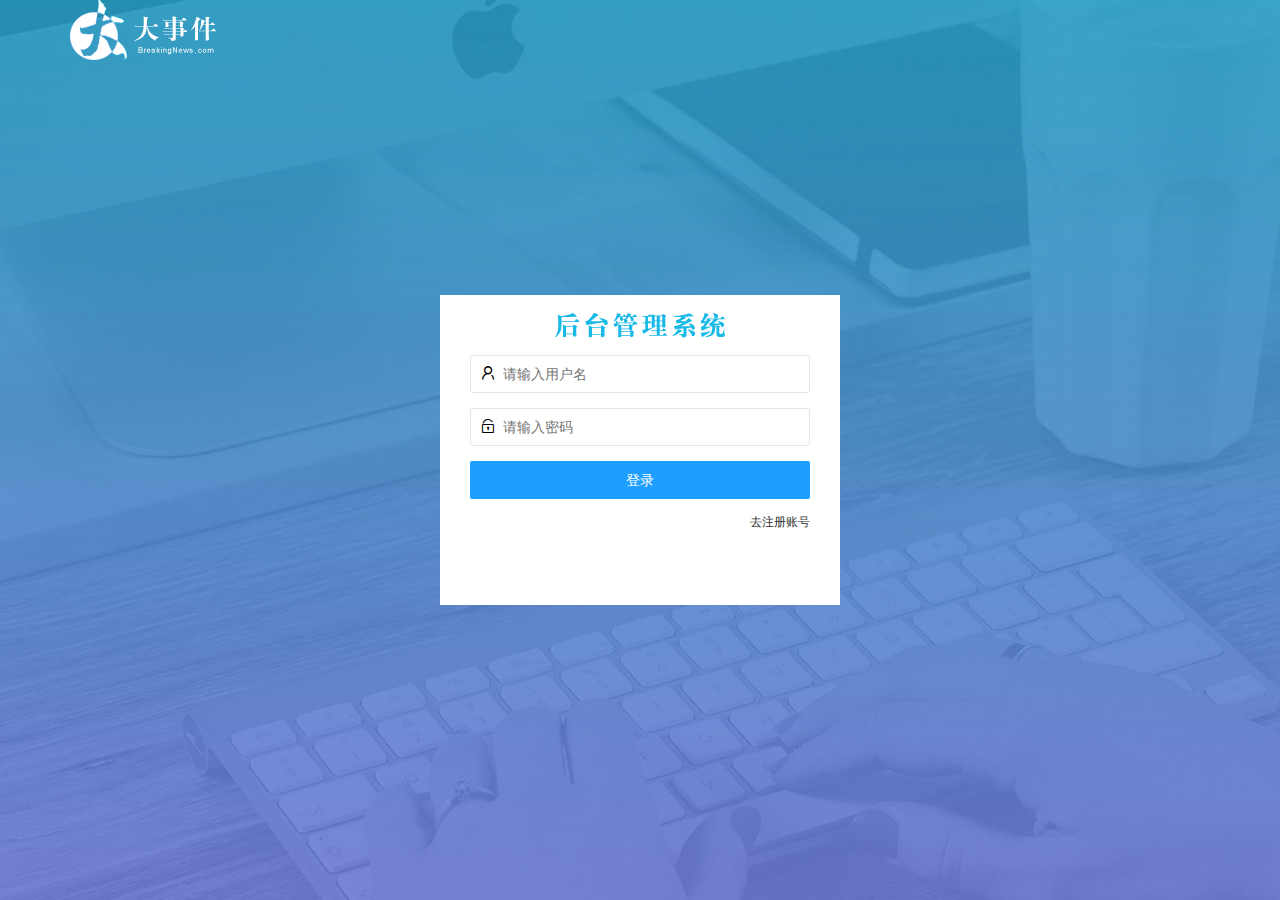
<file: index.html>
<!DOCTYPE html>
<html lang="en">

<head>
    <meta charset="UTF-8">
    <meta http-equiv="X-UA-Compatible" content="IE=edge">
    <meta name="viewport" content="width=device-width, initial-scale=1.0">
    <title>大事件-登陆/注册</title>
    <link rel="stylesheet" href="./assets/lib/layui/css/layui.css">
    <link rel="stylesheet" href="./assets/css/login.css">
</head>

<body>
    <!-- 头部的 Logo 区域 -->
    <div class="layui-main">
        <img src="/assets/images/logo.png" alt="" />
    </div>
    <!-- 登录注册区域 -->
    <div class="loginAndRegBox">
        <div class="title-box"></div>
        <!-- 登录的div -->
        <div class="login-box">
            <!-- 登录的表单 -->
            <form class="layui-form" id="form-login">
                <!-- 用户名 -->
                <div class="layui-form-item">
                    <i class="layui-icon layui-icon-username"></i>
                    <input type="text" name="username" required lay-verify="required" placeholder="请输入用户名"
                        autocomplete="off" class="layui-input" />
                </div>
                <!-- 密码 -->
                <div class="layui-form-item">
                    <i class="layui-icon layui-icon-password"></i>
                    <input type="password" name="password" required lay-verify="required|pwd" placeholder="请输入密码"
                        autocomplete="off" class="layui-input" />
                </div>
                <!-- 登录按钮 -->
                <div class="layui-form-item">
                    <!-- 注意：表单提交按钮和普通按钮的区别，就是 lay-submit 属性 -->
                    <button class="layui-btn layui-btn-fluid layui-btn-normal" lay-submit>登录</button>
                </div>
                <div class="layui-form-item links">

                    <a href="javascript:;" id="link_reg">去注册账号</a>
                </div>
            </form>
        </div>
        <!-- 注册的div -->
        <div class="reg-box">
            <!-- 注册的表单 -->
            <form class="layui-form" id="form-reg">
                <!-- 用户名 -->
                <div class="layui-form-item">
                    <i class="layui-icon layui-icon-username"></i>
                    <input type="text" name="username" required lay-verify="required" placeholder="请输入用户名"
                        autocomplete="off" class="layui-input" />
                </div>
                <!-- 密码 -->
                <div class="layui-form-item">
                    <i class="layui-icon layui-icon-password"></i>
                    <input type="password" name="password" required lay-verify="required|pwd" placeholder="请输入密码"
                        autocomplete="off" class="layui-input" />
                </div>
                <!-- 密码确认框 -->
                <div class="layui-form-item">
                    <i class="layui-icon layui-icon-password"></i>
                    <input type="password" name="repassword" required lay-verify="required|pwd|repwd"
                        placeholder="再次确认密码" autocomplete="off" class="layui-input" />
                </div>
                <!-- 注册按钮 -->
                <div class="layui-form-item">
                    <!-- 注意：表单提交按钮和普通按钮的区别，就是 lay-submit 属性 -->
                    <button class="layui-btn layui-btn-fluid layui-btn-normal" lay-submit>注册</button>
                </div>
                <div class="layui-form-item links">
                    <a href="javascript:;" id="link_login">去登录</a>
                </div>
            </form>
        </div>
    </div>


    <!-- 引入 Jquery脚本 -->
    <script src="./assets/lib/jquery.js"></script>
    <!-- 引入 layui JS 文件 -->
    <script src="./assets/lib/layui/layui.all.js"></script>
    <!-- 引入 自己baseAPL JS 文件 -->
    <script src="./assets/js/baseAPI.js"></script>
    <!-- 引入 自己JavaScript 脚本 -->
    <script src="./assets/js/login.js"></script>
</body>

</html>
</file>
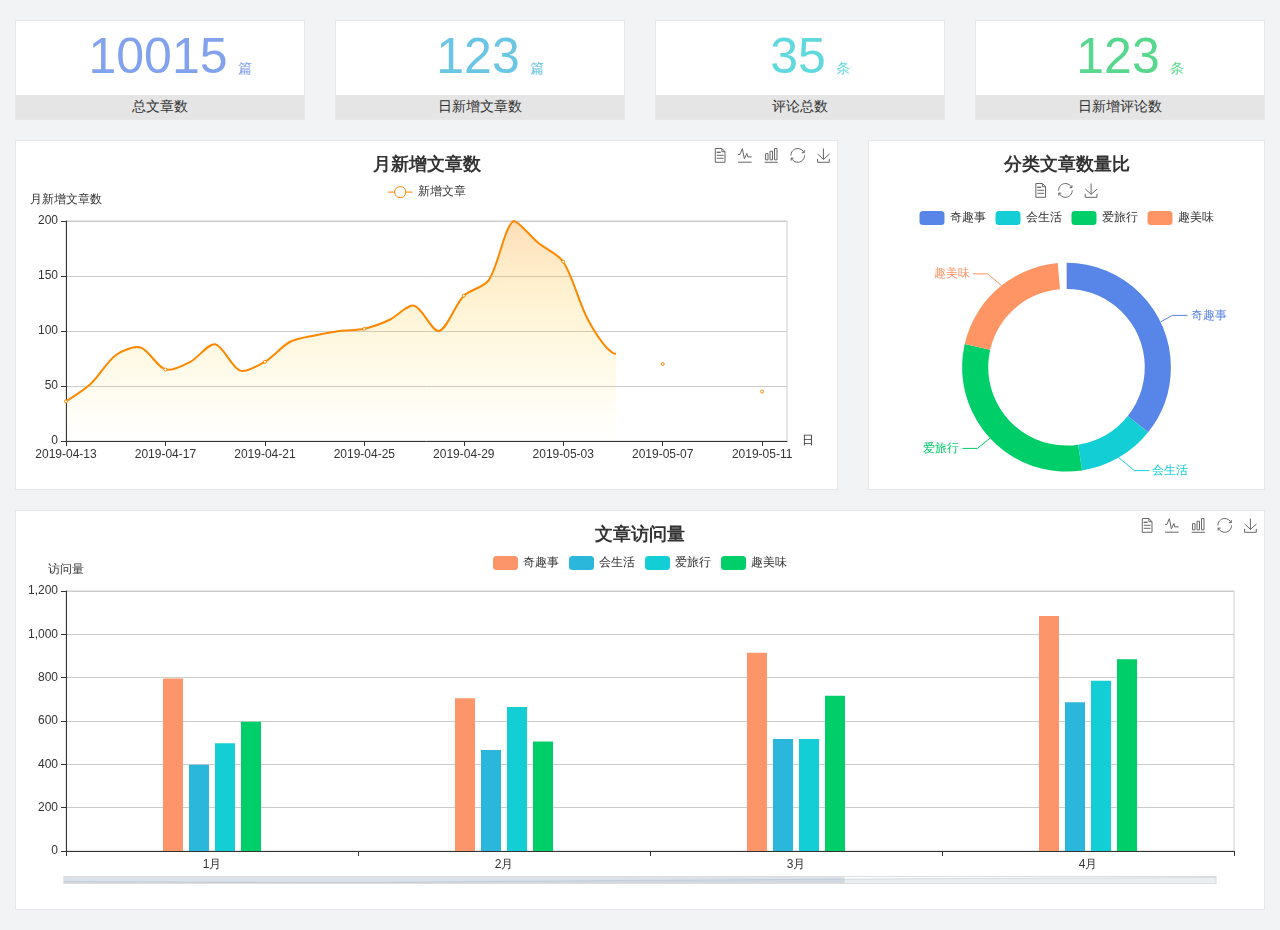
<file: home/dashboard.html>
<!DOCTYPE html>
<html lang="en">

<head>
  <meta charset="UTF-8">
  <meta name="viewport" content="width=device-width, initial-scale=1.0">
  <meta http-equiv="X-UA-Compatible" content="ie=edge">
  <title>图表统计</title>
  <link rel="stylesheet" href="../../assets/lib/bootstrap.css" />
  <link rel="stylesheet" href="../../assets/lib/main.css" />
  <script src="../../assets/lib/jquery.js"></script>
  <script type="text/javascript" src="../../assets/lib/echarts.min.js"></script>
</head>

<body>
  <div class="container-fluid">
    <div class="row spannel_list">
      <div class="col-sm-3 col-xs-6">
        <div class="spannel">
          <em>10015</em><span>篇</span>
          <b>总文章数</b>
        </div>
      </div>
      <div class="col-sm-3 col-xs-6">
        <div class="spannel scolor01">
          <em>123</em><span>篇</span>
          <b>日新增文章数</b>
        </div>
      </div>
      <div class="col-sm-3 col-xs-6">
        <div class="spannel scolor02">
          <em>35</em><span>条</span>
          <b>评论总数</b>
        </div>
      </div>
      <div class="col-sm-3 col-xs-6">
        <div class="spannel scolor03">
          <em>123</em><span>条</span>
          <b>日新增评论数</b>
        </div>
      </div>
    </div>
  </div>

  <div class="container-fluid">
    <div class="row curve-pie">
      <div class="col-lg-8 col-md-8">
        <div class="gragh_pannel" id="curve_show"></div>
      </div>
      <div class="col-lg-4 col-md-4">
        <div class="gragh_pannel" id="pie_show"></div>
      </div>
    </div>
  </div>

  <div class="container-fluid">
    <div class="column_pannel" id="column_show"></div>
  </div>

  <script>
    var oChart = echarts.init(document.getElementById('curve_show'));
    var aList_all = [
      { 'count': 36, 'date': '2019-04-13' },
      { 'count': 52, 'date': '2019-04-14' },
      { 'count': 78, 'date': '2019-04-15' },
      { 'count': 85, 'date': '2019-04-16' },
      { 'count': 65, 'date': '2019-04-17' },
      { 'count': 72, 'date': '2019-04-18' },
      { 'count': 88, 'date': '2019-04-19' },
      { 'count': 64, 'date': '2019-04-20' },
      { 'count': 72, 'date': '2019-04-21' },
      { 'count': 90, 'date': '2019-04-22' },
      { 'count': 96, 'date': '2019-04-23' },
      { 'count': 100, 'date': '2019-04-24' },
      { 'count': 102, 'date': '2019-04-25' },
      { 'count': 110, 'date': '2019-04-26' },
      { 'count': 123, 'date': '2019-04-27' },
      { 'count': 100, 'date': '2019-04-28' },
      { 'count': 132, 'date': '2019-04-29' },
      { 'count': 146, 'date': '2019-04-30' },
      { 'count': 200, 'date': '2019-05-01' },
      { 'count': 180, 'date': '2019-05-02' },
      { 'count': 163, 'date': '2019-05-03' },
      { 'count': 110, 'date': '2019-05-04' },
      { 'count': 80, 'date': '2019-05-05' },
      { 'count': 82, 'date': '2019-05-06' },
      { 'count': 70, 'date': '2019-05-07' },
      { 'count': 65, 'date': '2019-05-08' },
      { 'count': 54, 'date': '2019-05-09' },
      { 'count': 40, 'date': '2019-05-10' },
      { 'count': 45, 'date': '2019-05-11' },
      { 'count': 38, 'date': '2019-05-12' },
    ];

    let aCount = [];
    let aDate = [];

    for (var i = 0; i < aList_all.length; i++) {
      aCount.push(aList_all[i].count);
      aDate.push(aList_all[i].date);
    }

    var chartopt = {
      title: {
        text: '月新增文章数',
        left: 'center',
        top: '10'
      },
      tooltip: {
        trigger: 'axis'
      },
      legend: {
        data: ['新增文章'],
        top: '40'
      },
      toolbox: {
        show: true,
        feature: {
          mark: { show: true },
          dataView: { show: true, readOnly: false },
          magicType: { show: true, type: ['line', 'bar'] },
          restore: { show: true },
          saveAsImage: { show: true }
        }
      },
      calculable: true,
      xAxis: [
        {
          name: '日',
          type: 'category',
          boundaryGap: false,
          data: aDate
        }
      ],
      yAxis: [
        {
          name: '月新增文章数',
          type: 'value'
        }
      ],
      series: [
        {
          name: '新增文章',
          type: 'line',
          smooth: true,
          itemStyle: { normal: { areaStyle: { type: 'default' }, color: '#f80' }, lineStyle: { color: '#f80' } },
          data: aCount
        }],
      areaStyle: {
        normal: {
          color: new echarts.graphic.LinearGradient(0, 0, 0, 1, [{
            offset: 0,
            color: 'rgba(255,136,0,0.39)'
          }, {
            offset: .34,
            color: 'rgba(255,180,0,0.25)'
          }, {
            offset: 1,
            color: 'rgba(255,222,0,0.00)'
          }])

        }
      },
      grid: {
        show: true,
        x: 50,
        x2: 50,
        y: 80,
        height: 220
      }
    };

    oChart.setOption(chartopt);


    var oPie = echarts.init(document.getElementById('pie_show'));
    var oPieopt =
    {
      title: {
        top: 10,
        text: '分类文章数量比',
        x: 'center'
      },
      tooltip: {
        trigger: 'item',
        formatter: "{a} <br/>{b} : {c} ({d}%)"
      },
      color: ['#5885e8', '#13cfd5', '#00ce68', '#ff9565'],
      legend: {
        x: 'center',
        top: 65,
        data: ['奇趣事', '会生活', '爱旅行', '趣美味']
      },
      toolbox: {
        show: true,
        x: 'center',
        top: 35,
        feature: {
          mark: { show: true },
          dataView: { show: true, readOnly: false },
          magicType: {
            show: true,
            type: ['pie', 'funnel'],
            option: {
              funnel: {
                x: '25%',
                width: '50%',
                funnelAlign: 'left',
                max: 1548
              }
            }
          },
          restore: { show: true },
          saveAsImage: { show: true }
        }
      },
      calculable: true,
      series: [
        {
          name: '访问来源',
          type: 'pie',
          radius: ['45%', '60%'],
          center: ['50%', '65%'],
          data: [
            { value: 300, name: '奇趣事' },
            { value: 100, name: '会生活' },
            { value: 260, name: '爱旅行' },
            { value: 180, name: '趣美味' }
          ]
        }
      ]
    };
    oPie.setOption(oPieopt);



    var oColumn = this.echarts.init(document.getElementById('column_show'));
    var oColumnopt =
    {
      title: {
        text: '文章访问量',
        left: 'center',
        top: '10'
      },
      tooltip: {
        trigger: 'axis'
      },
      legend: {
        data: ['奇趣事', '会生活', '爱旅行', '趣美味'],
        top: '40'
      },
      toolbox: {
        show: true,
        feature: {
          mark: { show: true },
          dataView: { show: true, readOnly: false },
          magicType: { show: true, type: ['line', 'bar'] },
          restore: { show: true },
          saveAsImage: { show: true }
        }
      },
      calculable: true,
      xAxis: [
        {
          type: 'category',
          data: ['1月', '2月', '3月', '4月', '5月']
        }
      ],
      yAxis: [
        {
          name: '访问量',
          type: 'value'
        }
      ],
      series: [
        {
          name: '奇趣事',
          type: 'bar',
          barWidth: 20,
          itemStyle: {
            normal: { areaStyle: { type: 'default' }, color: '#fd956a' }
          },
          data: [800, 708, 920, 1090, 1200]
        },
        {
          name: '会生活',
          type: 'bar',
          barWidth: 20,
          itemStyle: {
            normal: { areaStyle: { type: 'default' }, color: '#2bb6db' }
          },
          data: [400, 468, 520, 690, 800]
        },
        {
          name: '爱旅行',
          type: 'bar',
          barWidth: 20,
          itemStyle: {
            normal: { areaStyle: { type: 'default' }, color: '#13cfd5' }
          },
          data: [500, 668, 520, 790, 900]
        },
        {
          name: '趣美味',
          type: 'bar',
          barWidth: 20,
          itemStyle: {
            normal: { areaStyle: { type: 'default' }, color: '#00ce68' }
          },
          data: [600, 508, 720, 890, 1000]
        }
      ],
      grid: {
        show: true,
        x: 50,
        x2: 30,
        y: 80,
        height: 260
      },
      dataZoom: [//给x轴设置滚动条
        {
          start: 0,//默认为0
          end: 100 - 1000 / 31,//默认为100
          type: 'slider',
          show: true,
          xAxisIndex: [0],
          handleSize: 0,//滑动条的 左右2个滑动条的大小
          height: 8,//组件高度
          left: 45, //左边的距离
          right: 50,//右边的距离
          bottom: 26,//右边的距离
          handleColor: '#ddd',//h滑动图标的颜色
          handleStyle: {
            borderColor: "#cacaca",
            borderWidth: "1",
            shadowBlur: 2,
            background: "#ddd",
            shadowColor: "#ddd",
          }
        }]
    };
    oColumn.setOption(oColumnopt);
  </script>
</body>

</html>
</file>
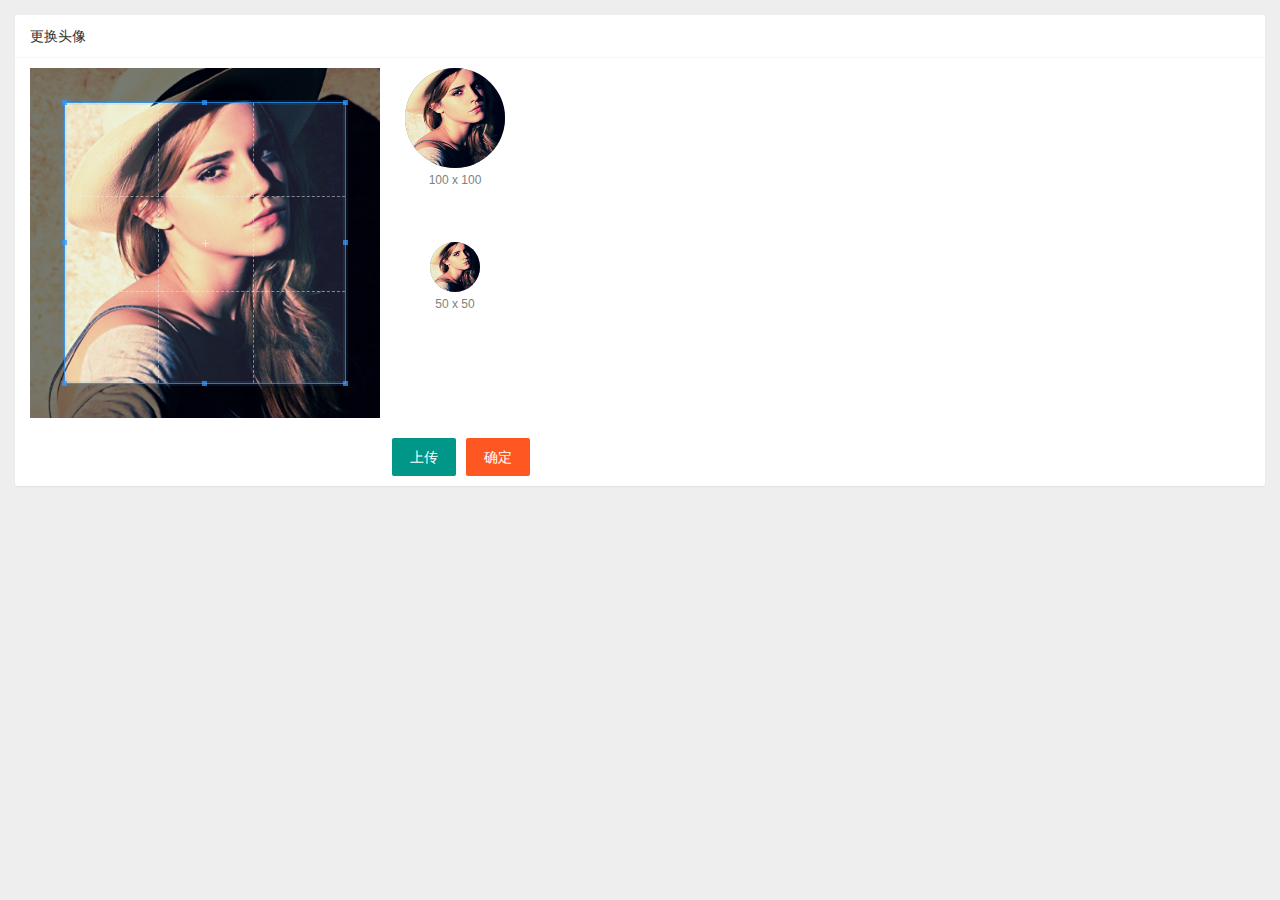
<file: user/user-avatar.html>
<!DOCTYPE html>
<html lang="en">

<head>
    <meta charset="UTF-8">
    <meta http-equiv="X-UA-Compatible" content="IE=edge">
    <meta name="viewport" content="width=device-width, initial-scale=1.0">
    <title>Document</title>
    <link rel="stylesheet" href="../assets/lib/layui/css/layui.css">
    <link rel="stylesheet" href="../assets/lib/cropper/cropper.css">
    <link rel="stylesheet" href="../assets/css/user/user-avatar.css">
</head>

<body>
    <!-- 卡片区域 -->
    <div class="layui-card">
        <div class="layui-card-header">更换头像</div>
        <div class="layui-card-body">
            <!-- 第一行的图片裁剪和预览区域 -->
            <div class="row1">
                <!-- 图片裁剪区域 -->
                <div class="cropper-box">
                    <!-- 这个 img 标签很重要，将来会把它初始化为裁剪区域 -->
                    <img id="image" src="/assets/images/sample.jpg" />
                </div>
                <!-- 图片的预览区域 -->
                <div class="preview-box">
                    <div>
                        <!-- 宽高为 100px 的预览区域 -->
                        <div class="img-preview w100"></div>
                        <p class="size">100 x 100</p>
                    </div>
                    <div>
                        <!-- 宽高为 50px 的预览区域 -->
                        <div class="img-preview w50"></div>
                        <p class="size">50 x 50</p>
                    </div>
                </div>
            </div>
            <!-- 第二行的按钮区域 -->
            <div class="row2">
                <input type="file" id="file" accept="image/png,image/jpeg" style="display: none;">
                <button type="button" class="layui-btn" id="btnChooseImage">上传</button>
                <button type="button" class="layui-btn layui-btn-danger" id="btnYes">确定</button>
            </div>
        </div>
    </div>







    <script src="../assets/lib/layui/layui.all.js"></script>
    <script src="../assets/lib/jquery.js"></script>
    <script src="../assets/lib/cropper/Cropper.js"></script>
    <script src="../assets/lib/cropper/jquery-cropper.js"></script>
    <script src="../assets/js/baseAPI.js"></script>
    <script src="../assets/js/user/user-avatar.js"></script>
</body>

</html>
</file>
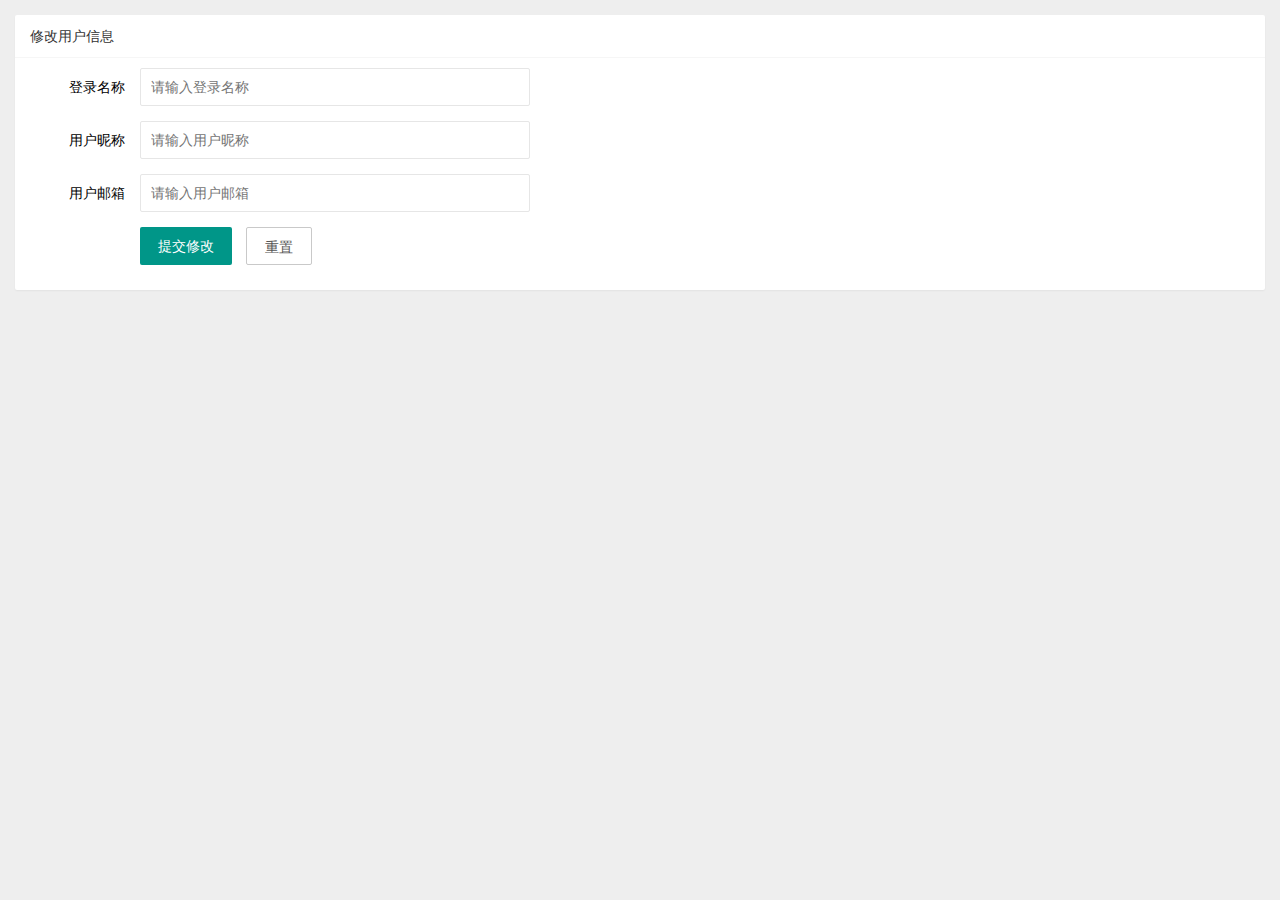
<file: user/user-indo.html>
<!DOCTYPE html>
<html lang="en">

<head>
    <meta charset="UTF-8">
    <meta http-equiv="X-UA-Compatible" content="IE=edge">
    <meta name="viewport" content="width=device-width, initial-scale=1.0">
    <title>Document</title>
    <!-- 导入layui样式 -->
    <link rel="stylesheet" href="../assets/lib/layui/css/layui.css">
    <!-- 导入自己css样式 -->
    <link rel="stylesheet" href="../assets/css/user/user-info.css">
</head>

<body>
    <div class="layui-card">
        <div class="layui-card-header">修改用户信息</div>
        <div class="layui-card-body">
            <!-- form表单区域 -->
            <form class="layui-form" lay-filter="formUserInfo">
                <!-- 设置隐藏域 -->
                <input type="hidden" name="id" value="" />
                <div class="layui-form-item">
                    <label class="layui-form-label">登录名称</label>
                    <div class="layui-input-block">
                        <input type="text" name="username" required lay-verify="required" placeholder="请输入登录名称"
                            autocomplete="off" class="layui-input" readonly />
                    </div>
                </div>
                <div class="layui-form-item">
                    <label class="layui-form-label">用户昵称</label>
                    <div class="layui-input-block">
                        <input type="text" name="nickname" required lay-verify="required|nickname" placeholder="请输入用户昵称"
                            autocomplete="off" class="layui-input" />
                    </div>
                </div>
                <div class="layui-form-item">
                    <label class="layui-form-label">用户邮箱</label>
                    <div class="layui-input-block">
                        <input type="text" name="email" required lay-verify="required|email" placeholder="请输入用户邮箱"
                            autocomplete="off" class="layui-input" />
                    </div>
                </div>
                <div class="layui-form-item">
                    <div class="layui-input-block">
                        <button class="layui-btn" lay-submit lay-filter="formDemo">提交修改</button>
                        <button type="reset" class="layui-btn layui-btn-primary" id="btnReset">重置</button>
                    </div>
                </div>
            </form>
        </div>
    </div>


    <!-- 导入 layui jquery -->
    <script src="../assets/lib/layui/layui.all.js"></script>
    <script src="../assets/lib/jquery.js"></script>
    <script src="../assets/js/baseAPI.js"></script>
    <script src="../assets/js/user/user-info.js"></script>
</body>

</html>
</file>
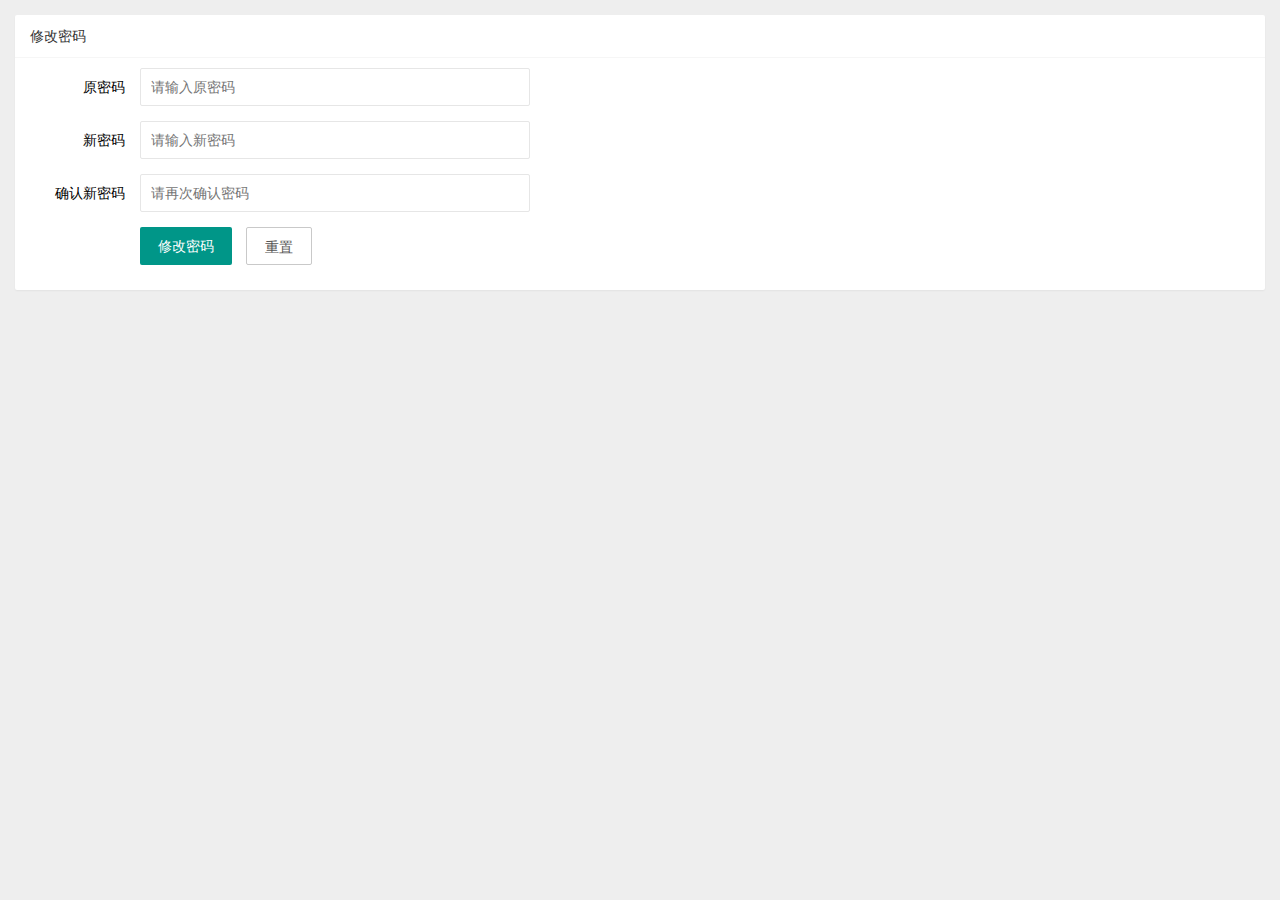
<file: user/user-pwd.html>
<!DOCTYPE html>
<html lang="en">

<head>
    <meta charset="UTF-8" />
    <meta name="viewport" content="width=device-width, initial-scale=1.0" />
    <title>Document</title>
    <link rel="stylesheet" href="../assets/lib/layui/css/layui.css">
    <link rel="stylesheet" href="../assets/css/user/user-pwd.css">
</head>

<body>
    <!-- 卡片区域 -->
    <div class="layui-card">
        <div class="layui-card-header">修改密码</div>
        <div class="layui-card-body">
            <form class="layui-form">
                <div class="layui-form-item">
                    <label class="layui-form-label">原密码</label>
                    <div class="layui-input-block">
                        <input type="password" name="oldPwd" required lay-verify="required|pwd" placeholder="请输入原密码"
                            autocomplete="off" class="layui-input" />
                    </div>
                </div>
                <div class="layui-form-item">
                    <label class="layui-form-label">新密码</label>
                    <div class="layui-input-block">
                        <input type="password" name="newPwd" required lay-verify="required|pwd|samePwd"
                            placeholder="请输入新密码" autocomplete="off" class="layui-input" />
                    </div>
                </div>
                <div class="layui-form-item">
                    <label class="layui-form-label">确认新密码</label>
                    <div class="layui-input-block">
                        <input type="password" name="rePwd" required lay-verify="required|pwd|rePwd"
                            placeholder="请再次确认密码" autocomplete="off" class="layui-input" />
                    </div>
                </div>
                <div class="layui-form-item">
                    <div class="layui-input-block">
                        <button class="layui-btn" lay-submit lay-filter="formDemo">修改密码</button>
                        <button type="reset" class="layui-btn layui-btn-primary">重置</button>
                    </div>
                </div>
            </form>
        </div>
    </div>
    <script src="../assets/lib/layui/layui.all.js"></script>
    <script src="../assets/lib/jquery.js"></script>
    <script src="../assets/js/baseAPI.js"></script>
    <script src="../assets/js/user/user-pwd.js"></script>
</body>

</html>
</file>
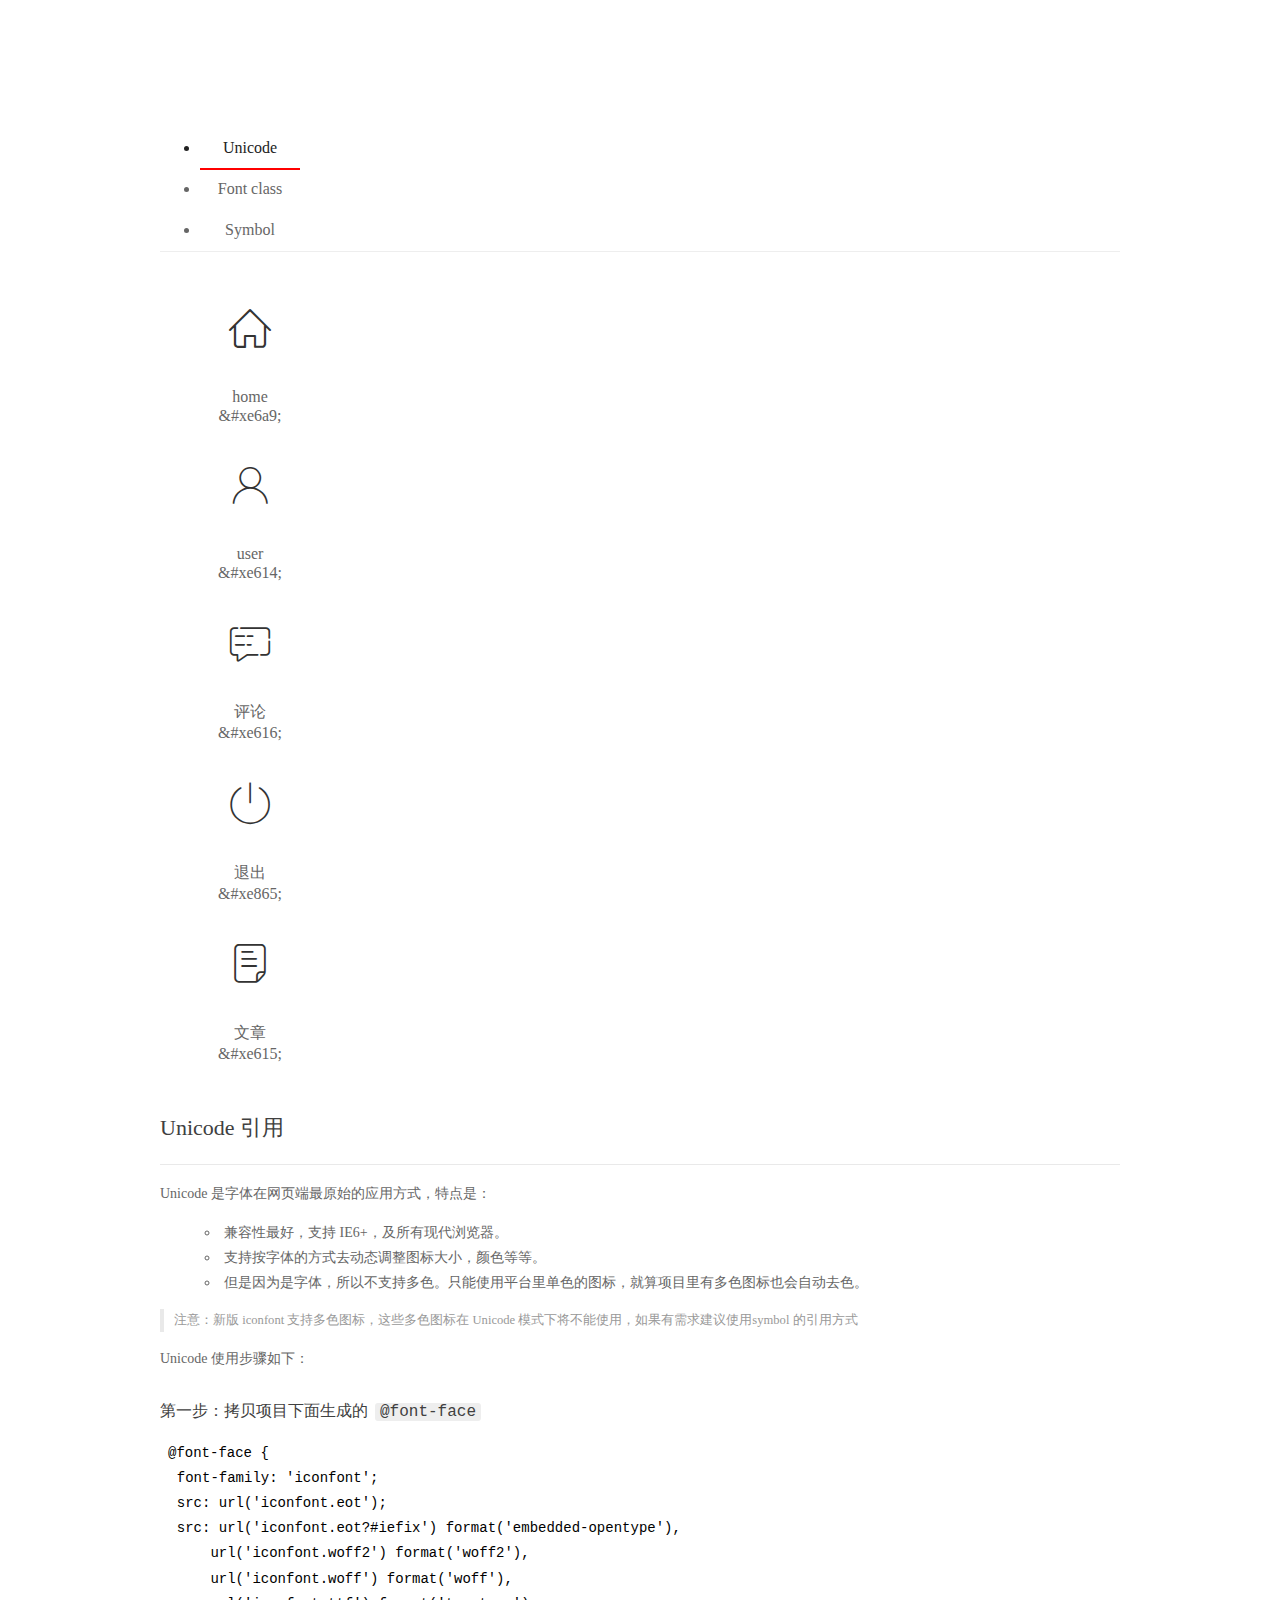
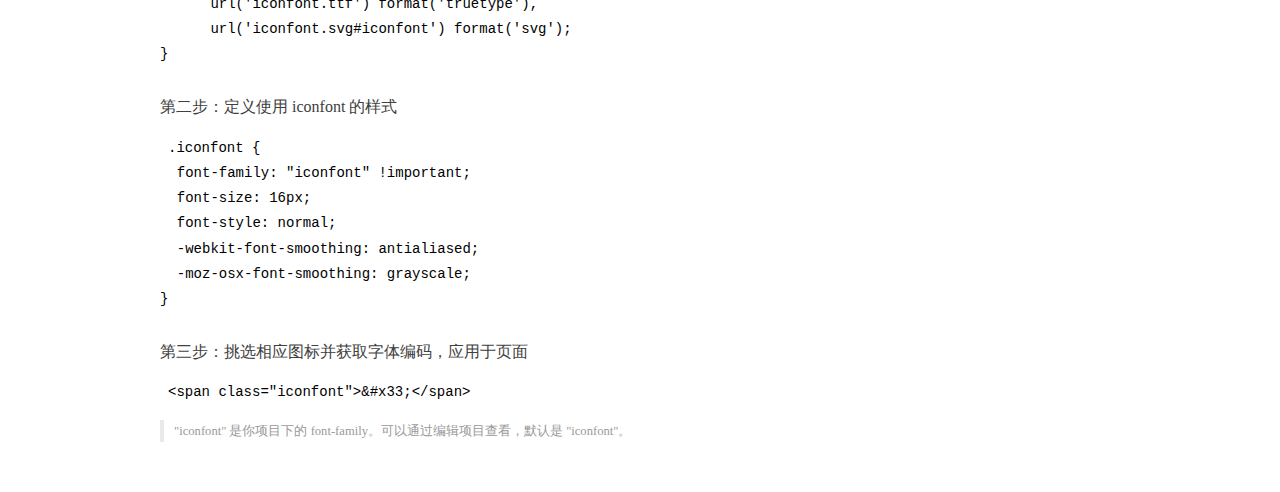
<file: assets/fonts/demo_index.html>
<!DOCTYPE html>
<html>
<head>
  <meta charset="utf-8"/>
  <title>IconFont Demo</title>
  <link rel="shortcut icon" href="https://gtms04.alicdn.com/tps/i4/TB1_oz6GVXXXXaFXpXXJDFnIXXX-64-64.ico" type="image/x-icon"/>
  <link rel="stylesheet" href="https://g.alicdn.com/thx/cube/1.3.2/cube.min.css">
  <link rel="stylesheet" href="demo.css">
  <link rel="stylesheet" href="iconfont.css">
  <script src="iconfont.js"></script>
  <!-- jQuery -->
  <script src="https://a1.alicdn.com/oss/uploads/2018/12/26/7bfddb60-08e8-11e9-9b04-53e73bb6408b.js"></script>
  <!-- 代码高亮 -->
  <script src="https://a1.alicdn.com/oss/uploads/2018/12/26/a3f714d0-08e6-11e9-8a15-ebf944d7534c.js"></script>
</head>
<body>
  <div class="main">
    <h1 class="logo"><a href="https://www.iconfont.cn/" title="iconfont 首页" target="_blank">&#xe86b;</a></h1>
    <div class="nav-tabs">
      <ul id="tabs" class="dib-box">
        <li class="dib active"><span>Unicode</span></li>
        <li class="dib"><span>Font class</span></li>
        <li class="dib"><span>Symbol</span></li>
      </ul>
      
    </div>
    <div class="tab-container">
      <div class="content unicode" style="display: block;">
          <ul class="icon_lists dib-box">
          
            <li class="dib">
              <span class="icon iconfont">&#xe6a9;</span>
                <div class="name">home</div>
                <div class="code-name">&amp;#xe6a9;</div>
              </li>
          
            <li class="dib">
              <span class="icon iconfont">&#xe614;</span>
                <div class="name">user</div>
                <div class="code-name">&amp;#xe614;</div>
              </li>
          
            <li class="dib">
              <span class="icon iconfont">&#xe616;</span>
                <div class="name">评论</div>
                <div class="code-name">&amp;#xe616;</div>
              </li>
          
            <li class="dib">
              <span class="icon iconfont">&#xe865;</span>
                <div class="name">退出</div>
                <div class="code-name">&amp;#xe865;</div>
              </li>
          
            <li class="dib">
              <span class="icon iconfont">&#xe615;</span>
                <div class="name">文章</div>
                <div class="code-name">&amp;#xe615;</div>
              </li>
          
          </ul>
          <div class="article markdown">
          <h2 id="unicode-">Unicode 引用</h2>
          <hr>

          <p>Unicode 是字体在网页端最原始的应用方式，特点是：</p>
          <ul>
            <li>兼容性最好，支持 IE6+，及所有现代浏览器。</li>
            <li>支持按字体的方式去动态调整图标大小，颜色等等。</li>
            <li>但是因为是字体，所以不支持多色。只能使用平台里单色的图标，就算项目里有多色图标也会自动去色。</li>
          </ul>
          <blockquote>
            <p>注意：新版 iconfont 支持多色图标，这些多色图标在 Unicode 模式下将不能使用，如果有需求建议使用symbol 的引用方式</p>
          </blockquote>
          <p>Unicode 使用步骤如下：</p>
          <h3 id="-font-face">第一步：拷贝项目下面生成的 <code>@font-face</code></h3>
<pre><code class="language-css"
>@font-face {
  font-family: 'iconfont';
  src: url('iconfont.eot');
  src: url('iconfont.eot?#iefix') format('embedded-opentype'),
      url('iconfont.woff2') format('woff2'),
      url('iconfont.woff') format('woff'),
      url('iconfont.ttf') format('truetype'),
      url('iconfont.svg#iconfont') format('svg');
}
</code></pre>
          <h3 id="-iconfont-">第二步：定义使用 iconfont 的样式</h3>
<pre><code class="language-css"
>.iconfont {
  font-family: "iconfont" !important;
  font-size: 16px;
  font-style: normal;
  -webkit-font-smoothing: antialiased;
  -moz-osx-font-smoothing: grayscale;
}
</code></pre>
          <h3 id="-">第三步：挑选相应图标并获取字体编码，应用于页面</h3>
<pre>
<code class="language-html"
>&lt;span class="iconfont"&gt;&amp;#x33;&lt;/span&gt;
</code></pre>
          <blockquote>
            <p>"iconfont" 是你项目下的 font-family。可以通过编辑项目查看，默认是 "iconfont"。</p>
          </blockquote>
          </div>
      </div>
      <div class="content font-class">
        <ul class="icon_lists dib-box">
          
          <li class="dib">
            <span class="icon iconfont icon-home"></span>
            <div class="name">
              home
            </div>
            <div class="code-name">.icon-home
            </div>
          </li>
          
          <li class="dib">
            <span class="icon iconfont icon-user"></span>
            <div class="name">
              user
            </div>
            <div class="code-name">.icon-user
            </div>
          </li>
          
          <li class="dib">
            <span class="icon iconfont icon-pinglun"></span>
            <div class="name">
              评论
            </div>
            <div class="code-name">.icon-pinglun
            </div>
          </li>
          
          <li class="dib">
            <span class="icon iconfont icon-tuichu"></span>
            <div class="name">
              退出
            </div>
            <div class="code-name">.icon-tuichu
            </div>
          </li>
          
          <li class="dib">
            <span class="icon iconfont icon-16"></span>
            <div class="name">
              文章
            </div>
            <div class="code-name">.icon-16
            </div>
          </li>
          
        </ul>
        <div class="article markdown">
        <h2 id="font-class-">font-class 引用</h2>
        <hr>

        <p>font-class 是 Unicode 使用方式的一种变种，主要是解决 Unicode 书写不直观，语意不明确的问题。</p>
        <p>与 Unicode 使用方式相比，具有如下特点：</p>
        <ul>
          <li>兼容性良好，支持 IE8+，及所有现代浏览器。</li>
          <li>相比于 Unicode 语意明确，书写更直观。可以很容易分辨这个 icon 是什么。</li>
          <li>因为使用 class 来定义图标，所以当要替换图标时，只需要修改 class 里面的 Unicode 引用。</li>
          <li>不过因为本质上还是使用的字体，所以多色图标还是不支持的。</li>
        </ul>
        <p>使用步骤如下：</p>
        <h3 id="-fontclass-">第一步：引入项目下面生成的 fontclass 代码：</h3>
<pre><code class="language-html">&lt;link rel="stylesheet" href="./iconfont.css"&gt;
</code></pre>
        <h3 id="-">第二步：挑选相应图标并获取类名，应用于页面：</h3>
<pre><code class="language-html">&lt;span class="iconfont icon-xxx"&gt;&lt;/span&gt;
</code></pre>
        <blockquote>
          <p>"
            iconfont" 是你项目下的 font-family。可以通过编辑项目查看，默认是 "iconfont"。</p>
        </blockquote>
      </div>
      </div>
      <div class="content symbol">
          <ul class="icon_lists dib-box">
          
            <li class="dib">
                <svg class="icon svg-icon" aria-hidden="true">
                  <use xlink:href="#icon-home"></use>
                </svg>
                <div class="name">home</div>
                <div class="code-name">#icon-home</div>
            </li>
          
            <li class="dib">
                <svg class="icon svg-icon" aria-hidden="true">
                  <use xlink:href="#icon-user"></use>
                </svg>
                <div class="name">user</div>
                <div class="code-name">#icon-user</div>
            </li>
          
            <li class="dib">
                <svg class="icon svg-icon" aria-hidden="true">
                  <use xlink:href="#icon-pinglun"></use>
                </svg>
                <div class="name">评论</div>
                <div class="code-name">#icon-pinglun</div>
            </li>
          
            <li class="dib">
                <svg class="icon svg-icon" aria-hidden="true">
                  <use xlink:href="#icon-tuichu"></use>
                </svg>
                <div class="name">退出</div>
                <div class="code-name">#icon-tuichu</div>
            </li>
          
            <li class="dib">
                <svg class="icon svg-icon" aria-hidden="true">
                  <use xlink:href="#icon-16"></use>
                </svg>
                <div class="name">文章</div>
                <div class="code-name">#icon-16</div>
            </li>
          
          </ul>
          <div class="article markdown">
          <h2 id="symbol-">Symbol 引用</h2>
          <hr>

          <p>这是一种全新的使用方式，应该说这才是未来的主流，也是平台目前推荐的用法。相关介绍可以参考这篇<a href="">文章</a>
            这种用法其实是做了一个 SVG 的集合，与另外两种相比具有如下特点：</p>
          <ul>
            <li>支持多色图标了，不再受单色限制。</li>
            <li>通过一些技巧，支持像字体那样，通过 <code>font-size</code>, <code>color</code> 来调整样式。</li>
            <li>兼容性较差，支持 IE9+，及现代浏览器。</li>
            <li>浏览器渲染 SVG 的性能一般，还不如 png。</li>
          </ul>
          <p>使用步骤如下：</p>
          <h3 id="-symbol-">第一步：引入项目下面生成的 symbol 代码：</h3>
<pre><code class="language-html">&lt;script src="./iconfont.js"&gt;&lt;/script&gt;
</code></pre>
          <h3 id="-css-">第二步：加入通用 CSS 代码（引入一次就行）：</h3>
<pre><code class="language-html">&lt;style&gt;
.icon {
  width: 1em;
  height: 1em;
  vertical-align: -0.15em;
  fill: currentColor;
  overflow: hidden;
}
&lt;/style&gt;
</code></pre>
          <h3 id="-">第三步：挑选相应图标并获取类名，应用于页面：</h3>
<pre><code class="language-html">&lt;svg class="icon" aria-hidden="true"&gt;
  &lt;use xlink:href="#icon-xxx"&gt;&lt;/use&gt;
&lt;/svg&gt;
</code></pre>
          </div>
      </div>

    </div>
  </div>
  <script>
  $(document).ready(function () {
      $('.tab-container .content:first').show()

      $('#tabs li').click(function (e) {
        var tabContent = $('.tab-container .content')
        var index = $(this).index()

        if ($(this).hasClass('active')) {
          return
        } else {
          $('#tabs li').removeClass('active')
          $(this).addClass('active')

          tabContent.hide().eq(index).fadeIn()
        }
      })
    })
  </script>
</body>
</html>
</file>
<file: assets/lib/layui/css/layui.css>
/** layui-v2.5.5 MIT License By https://www.layui.com */
 .layui-inline,img{display:inline-block;vertical-align:middle}h1,h2,h3,h4,h5,h6{font-weight:400}.layui-edge,.layui-header,.layui-inline,.layui-main{position:relative}.layui-body,.layui-edge,.layui-elip{overflow:hidden}.layui-btn,.layui-edge,.layui-inline,img{vertical-align:middle}.layui-btn,.layui-disabled,.layui-icon,.layui-unselect{-moz-user-select:none;-webkit-user-select:none;-ms-user-select:none}.layui-elip,.layui-form-checkbox span,.layui-form-pane .layui-form-label{text-overflow:ellipsis;white-space:nowrap}.layui-breadcrumb,.layui-tree-btnGroup{visibility:hidden}blockquote,body,button,dd,div,dl,dt,form,h1,h2,h3,h4,h5,h6,input,li,ol,p,pre,td,textarea,th,ul{margin:0;padding:0;-webkit-tap-highlight-color:rgba(0,0,0,0)}a:active,a:hover{outline:0}img{border:none}li{list-style:none}table{border-collapse:collapse;border-spacing:0}h4,h5,h6{font-size:100%}button,input,optgroup,option,select,textarea{font-family:inherit;font-size:inherit;font-style:inherit;font-weight:inherit;outline:0}pre{white-space:pre-wrap;white-space:-moz-pre-wrap;white-space:-pre-wrap;white-space:-o-pre-wrap;word-wrap:break-word}body{line-height:24px;font:14px Helvetica Neue,Helvetica,PingFang SC,Tahoma,Arial,sans-serif}hr{height:1px;margin:10px 0;border:0;clear:both}a{color:#333;text-decoration:none}a:hover{color:#777}a cite{font-style:normal;*cursor:pointer}.layui-border-box,.layui-border-box *{box-sizing:border-box}.layui-box,.layui-box *{box-sizing:content-box}.layui-clear{clear:both;*zoom:1}.layui-clear:after{content:'\20';clear:both;*zoom:1;display:block;height:0}.layui-inline{*display:inline;*zoom:1}.layui-edge{display:inline-block;width:0;height:0;border-width:6px;border-style:dashed;border-color:transparent}.layui-edge-top{top:-4px;border-bottom-color:#999;border-bottom-style:solid}.layui-edge-right{border-left-color:#999;border-left-style:solid}.layui-edge-bottom{top:2px;border-top-color:#999;border-top-style:solid}.layui-edge-left{border-right-color:#999;border-right-style:solid}.layui-disabled,.layui-disabled:hover{color:#d2d2d2!important;cursor:not-allowed!important}.layui-circle{border-radius:100%}.layui-show{display:block!important}.layui-hide{display:none!important}@font-face{font-family:layui-icon;src:url(../font/iconfont.eot?v=250);src:url(../font/iconfont.eot?v=250#iefix) format('embedded-opentype'),url(../font/iconfont.woff2?v=250) format('woff2'),url(../font/iconfont.woff?v=250) format('woff'),url(../font/iconfont.ttf?v=250) format('truetype'),url(../font/iconfont.svg?v=250#layui-icon) format('svg')}.layui-icon{font-family:layui-icon!important;font-size:16px;font-style:normal;-webkit-font-smoothing:antialiased;-moz-osx-font-smoothing:grayscale}.layui-icon-reply-fill:before{content:"\e611"}.layui-icon-set-fill:before{content:"\e614"}.layui-icon-menu-fill:before{content:"\e60f"}.layui-icon-search:before{content:"\e615"}.layui-icon-share:before{content:"\e641"}.layui-icon-set-sm:before{content:"\e620"}.layui-icon-engine:before{content:"\e628"}.layui-icon-close:before{content:"\1006"}.layui-icon-close-fill:before{content:"\1007"}.layui-icon-chart-screen:before{content:"\e629"}.layui-icon-star:before{content:"\e600"}.layui-icon-circle-dot:before{content:"\e617"}.layui-icon-chat:before{content:"\e606"}.layui-icon-release:before{content:"\e609"}.layui-icon-list:before{content:"\e60a"}.layui-icon-chart:before{content:"\e62c"}.layui-icon-ok-circle:before{content:"\1005"}.layui-icon-layim-theme:before{content:"\e61b"}.layui-icon-table:before{content:"\e62d"}.layui-icon-right:before{content:"\e602"}.layui-icon-left:before{content:"\e603"}.layui-icon-cart-simple:before{content:"\e698"}.layui-icon-face-cry:before{content:"\e69c"}.layui-icon-face-smile:before{content:"\e6af"}.layui-icon-survey:before{content:"\e6b2"}.layui-icon-tree:before{content:"\e62e"}.layui-icon-upload-circle:before{content:"\e62f"}.layui-icon-add-circle:before{content:"\e61f"}.layui-icon-download-circle:before{content:"\e601"}.layui-icon-templeate-1:before{content:"\e630"}.layui-icon-util:before{content:"\e631"}.layui-icon-face-surprised:before{content:"\e664"}.layui-icon-edit:before{content:"\e642"}.layui-icon-speaker:before{content:"\e645"}.layui-icon-down:before{content:"\e61a"}.layui-icon-file:before{content:"\e621"}.layui-icon-layouts:before{content:"\e632"}.layui-icon-rate-half:before{content:"\e6c9"}.layui-icon-add-circle-fine:before{content:"\e608"}.layui-icon-prev-circle:before{content:"\e633"}.layui-icon-read:before{content:"\e705"}.layui-icon-404:before{content:"\e61c"}.layui-icon-carousel:before{content:"\e634"}.layui-icon-help:before{content:"\e607"}.layui-icon-code-circle:before{content:"\e635"}.layui-icon-water:before{content:"\e636"}.layui-icon-username:before{content:"\e66f"}.layui-icon-find-fill:before{content:"\e670"}.layui-icon-about:before{content:"\e60b"}.layui-icon-location:before{content:"\e715"}.layui-icon-up:before{content:"\e619"}.layui-icon-pause:before{content:"\e651"}.layui-icon-date:before{content:"\e637"}.layui-icon-layim-uploadfile:before{content:"\e61d"}.layui-icon-delete:before{content:"\e640"}.layui-icon-play:before{content:"\e652"}.layui-icon-top:before{content:"\e604"}.layui-icon-friends:before{content:"\e612"}.layui-icon-refresh-3:before{content:"\e9aa"}.layui-icon-ok:before{content:"\e605"}.layui-icon-layer:before{content:"\e638"}.layui-icon-face-smile-fine:before{content:"\e60c"}.layui-icon-dollar:before{content:"\e659"}.layui-icon-group:before{content:"\e613"}.layui-icon-layim-download:before{content:"\e61e"}.layui-icon-picture-fine:before{content:"\e60d"}.layui-icon-link:before{content:"\e64c"}.layui-icon-diamond:before{content:"\e735"}.layui-icon-log:before{content:"\e60e"}.layui-icon-rate-solid:before{content:"\e67a"}.layui-icon-fonts-del:before{content:"\e64f"}.layui-icon-unlink:before{content:"\e64d"}.layui-icon-fonts-clear:before{content:"\e639"}.layui-icon-triangle-r:before{content:"\e623"}.layui-icon-circle:before{content:"\e63f"}.layui-icon-radio:before{content:"\e643"}.layui-icon-align-center:before{content:"\e647"}.layui-icon-align-right:before{content:"\e648"}.layui-icon-align-left:before{content:"\e649"}.layui-icon-loading-1:before{content:"\e63e"}.layui-icon-return:before{content:"\e65c"}.layui-icon-fonts-strong:before{content:"\e62b"}.layui-icon-upload:before{content:"\e67c"}.layui-icon-dialogue:before{content:"\e63a"}.layui-icon-video:before{content:"\e6ed"}.layui-icon-headset:before{content:"\e6fc"}.layui-icon-cellphone-fine:before{content:"\e63b"}.layui-icon-add-1:before{content:"\e654"}.layui-icon-face-smile-b:before{content:"\e650"}.layui-icon-fonts-html:before{content:"\e64b"}.layui-icon-form:before{content:"\e63c"}.layui-icon-cart:before{content:"\e657"}.layui-icon-camera-fill:before{content:"\e65d"}.layui-icon-tabs:before{content:"\e62a"}.layui-icon-fonts-code:before{content:"\e64e"}.layui-icon-fire:before{content:"\e756"}.layui-icon-set:before{content:"\e716"}.layui-icon-fonts-u:before{content:"\e646"}.layui-icon-triangle-d:before{content:"\e625"}.layui-icon-tips:before{content:"\e702"}.layui-icon-picture:before{content:"\e64a"}.layui-icon-more-vertical:before{content:"\e671"}.layui-icon-flag:before{content:"\e66c"}.layui-icon-loading:before{content:"\e63d"}.layui-icon-fonts-i:before{content:"\e644"}.layui-icon-refresh-1:before{content:"\e666"}.layui-icon-rmb:before{content:"\e65e"}.layui-icon-home:before{content:"\e68e"}.layui-icon-user:before{content:"\e770"}.layui-icon-notice:before{content:"\e667"}.layui-icon-login-weibo:before{content:"\e675"}.layui-icon-voice:before{content:"\e688"}.layui-icon-upload-drag:before{content:"\e681"}.layui-icon-login-qq:before{content:"\e676"}.layui-icon-snowflake:before{content:"\e6b1"}.layui-icon-file-b:before{content:"\e655"}.layui-icon-template:before{content:"\e663"}.layui-icon-auz:before{content:"\e672"}.layui-icon-console:before{content:"\e665"}.layui-icon-app:before{content:"\e653"}.layui-icon-prev:before{content:"\e65a"}.layui-icon-website:before{content:"\e7ae"}.layui-icon-next:before{content:"\e65b"}.layui-icon-component:before{content:"\e857"}.layui-icon-more:before{content:"\e65f"}.layui-icon-login-wechat:before{content:"\e677"}.layui-icon-shrink-right:before{content:"\e668"}.layui-icon-spread-left:before{content:"\e66b"}.layui-icon-camera:before{content:"\e660"}.layui-icon-note:before{content:"\e66e"}.layui-icon-refresh:before{content:"\e669"}.layui-icon-female:before{content:"\e661"}.layui-icon-male:before{content:"\e662"}.layui-icon-password:before{content:"\e673"}.layui-icon-senior:before{content:"\e674"}.layui-icon-theme:before{content:"\e66a"}.layui-icon-tread:before{content:"\e6c5"}.layui-icon-praise:before{content:"\e6c6"}.layui-icon-star-fill:before{content:"\e658"}.layui-icon-rate:before{content:"\e67b"}.layui-icon-template-1:before{content:"\e656"}.layui-icon-vercode:before{content:"\e679"}.layui-icon-cellphone:before{content:"\e678"}.layui-icon-screen-full:before{content:"\e622"}.layui-icon-screen-restore:before{content:"\e758"}.layui-icon-cols:before{content:"\e610"}.layui-icon-export:before{content:"\e67d"}.layui-icon-print:before{content:"\e66d"}.layui-icon-slider:before{content:"\e714"}.layui-icon-addition:before{content:"\e624"}.layui-icon-subtraction:before{content:"\e67e"}.layui-icon-service:before{content:"\e626"}.layui-icon-transfer:before{content:"\e691"}.layui-main{width:1140px;margin:0 auto}.layui-header{z-index:1000;height:60px}.layui-header a:hover{transition:all .5s;-webkit-transition:all .5s}.layui-side{position:fixed;left:0;top:0;bottom:0;z-index:999;width:200px;overflow-x:hidden}.layui-side-scroll{position:relative;width:220px;height:100%;overflow-x:hidden}.layui-body{position:absolute;left:200px;right:0;top:0;bottom:0;z-index:998;width:auto;overflow-y:auto;box-sizing:border-box}.layui-layout-body{overflow:hidden}.layui-layout-admin .layui-header{background-color:#23262E}.layui-layout-admin .layui-side{top:60px;width:200px;overflow-x:hidden}.layui-layout-admin .layui-body{position:fixed;top:60px;bottom:44px}.layui-layout-admin .layui-main{width:auto;margin:0 15px}.layui-layout-admin .layui-footer{position:fixed;left:200px;right:0;bottom:0;height:44px;line-height:44px;padding:0 15px;background-color:#eee}.layui-layout-admin .layui-logo{position:absolute;left:0;top:0;width:200px;height:100%;line-height:60px;text-align:center;color:#009688;font-size:16px}.layui-layout-admin .layui-header .layui-nav{background:0 0}.layui-layout-left{position:absolute!important;left:200px;top:0}.layui-layout-right{position:absolute!important;right:0;top:0}.layui-container{position:relative;margin:0 auto;padding:0 15px;box-sizing:border-box}.layui-fluid{position:relative;margin:0 auto;padding:0 15px}.layui-row:after,.layui-row:before{content:'';display:block;clear:both}.layui-col-lg1,.layui-col-lg10,.layui-col-lg11,.layui-col-lg12,.layui-col-lg2,.layui-col-lg3,.layui-col-lg4,.layui-col-lg5,.layui-col-lg6,.layui-col-lg7,.layui-col-lg8,.layui-col-lg9,.layui-col-md1,.layui-col-md10,.layui-col-md11,.layui-col-md12,.layui-col-md2,.layui-col-md3,.layui-col-md4,.layui-col-md5,.layui-col-md6,.layui-col-md7,.layui-col-md8,.layui-col-md9,.layui-col-sm1,.layui-col-sm10,.layui-col-sm11,.layui-col-sm12,.layui-col-sm2,.layui-col-sm3,.layui-col-sm4,.layui-col-sm5,.layui-col-sm6,.layui-col-sm7,.layui-col-sm8,.layui-col-sm9,.layui-col-xs1,.layui-col-xs10,.layui-col-xs11,.layui-col-xs12,.layui-col-xs2,.layui-col-xs3,.layui-col-xs4,.layui-col-xs5,.layui-col-xs6,.layui-col-xs7,.layui-col-xs8,.layui-col-xs9{position:relative;display:block;box-sizing:border-box}.layui-col-xs1,.layui-col-xs10,.layui-col-xs11,.layui-col-xs12,.layui-col-xs2,.layui-col-xs3,.layui-col-xs4,.layui-col-xs5,.layui-col-xs6,.layui-col-xs7,.layui-col-xs8,.layui-col-xs9{float:left}.layui-col-xs1{width:8.33333333%}.layui-col-xs2{width:16.66666667%}.layui-col-xs3{width:25%}.layui-col-xs4{width:33.33333333%}.layui-col-xs5{width:41.66666667%}.layui-col-xs6{width:50%}.layui-col-xs7{width:58.33333333%}.layui-col-xs8{width:66.66666667%}.layui-col-xs9{width:75%}.layui-col-xs10{width:83.33333333%}.layui-col-xs11{width:91.66666667%}.layui-col-xs12{width:100%}.layui-col-xs-offset1{margin-left:8.33333333%}.layui-col-xs-offset2{margin-left:16.66666667%}.layui-col-xs-offset3{margin-left:25%}.layui-col-xs-offset4{margin-left:33.33333333%}.layui-col-xs-offset5{margin-left:41.66666667%}.layui-col-xs-offset6{margin-left:50%}.layui-col-xs-offset7{margin-left:58.33333333%}.layui-col-xs-offset8{margin-left:66.66666667%}.layui-col-xs-offset9{margin-left:75%}.layui-col-xs-offset10{margin-left:83.33333333%}.layui-col-xs-offset11{margin-left:91.66666667%}.layui-col-xs-offset12{margin-left:100%}@media screen and (max-width:768px){.layui-hide-xs{display:none!important}.layui-show-xs-block{display:block!important}.layui-show-xs-inline{display:inline!important}.layui-show-xs-inline-block{display:inline-block!important}}@media screen and (min-width:768px){.layui-container{width:750px}.layui-hide-sm{display:none!important}.layui-show-sm-block{display:block!important}.layui-show-sm-inline{display:inline!important}.layui-show-sm-inline-block{display:inline-block!important}.layui-col-sm1,.layui-col-sm10,.layui-col-sm11,.layui-col-sm12,.layui-col-sm2,.layui-col-sm3,.layui-col-sm4,.layui-col-sm5,.layui-col-sm6,.layui-col-sm7,.layui-col-sm8,.layui-col-sm9{float:left}.layui-col-sm1{width:8.33333333%}.layui-col-sm2{width:16.66666667%}.layui-col-sm3{width:25%}.layui-col-sm4{width:33.33333333%}.layui-col-sm5{width:41.66666667%}.layui-col-sm6{width:50%}.layui-col-sm7{width:58.33333333%}.layui-col-sm8{width:66.66666667%}.layui-col-sm9{width:75%}.layui-col-sm10{width:83.33333333%}.layui-col-sm11{width:91.66666667%}.layui-col-sm12{width:100%}.layui-col-sm-offset1{margin-left:8.33333333%}.layui-col-sm-offset2{margin-left:16.66666667%}.layui-col-sm-offset3{margin-left:25%}.layui-col-sm-offset4{margin-left:33.33333333%}.layui-col-sm-offset5{margin-left:41.66666667%}.layui-col-sm-offset6{margin-left:50%}.layui-col-sm-offset7{margin-left:58.33333333%}.layui-col-sm-offset8{margin-left:66.66666667%}.layui-col-sm-offset9{margin-left:75%}.layui-col-sm-offset10{margin-left:83.33333333%}.layui-col-sm-offset11{margin-left:91.66666667%}.layui-col-sm-offset12{margin-left:100%}}@media screen and (min-width:992px){.layui-container{width:970px}.layui-hide-md{display:none!important}.layui-show-md-block{display:block!important}.layui-show-md-inline{display:inline!important}.layui-show-md-inline-block{display:inline-block!important}.layui-col-md1,.layui-col-md10,.layui-col-md11,.layui-col-md12,.layui-col-md2,.layui-col-md3,.layui-col-md4,.layui-col-md5,.layui-col-md6,.layui-col-md7,.layui-col-md8,.layui-col-md9{float:left}.layui-col-md1{width:8.33333333%}.layui-col-md2{width:16.66666667%}.layui-col-md3{width:25%}.layui-col-md4{width:33.33333333%}.layui-col-md5{width:41.66666667%}.layui-col-md6{width:50%}.layui-col-md7{width:58.33333333%}.layui-col-md8{width:66.66666667%}.layui-col-md9{width:75%}.layui-col-md10{width:83.33333333%}.layui-col-md11{width:91.66666667%}.layui-col-md12{width:100%}.layui-col-md-offset1{margin-left:8.33333333%}.layui-col-md-offset2{margin-left:16.66666667%}.layui-col-md-offset3{margin-left:25%}.layui-col-md-offset4{margin-left:33.33333333%}.layui-col-md-offset5{margin-left:41.66666667%}.layui-col-md-offset6{margin-left:50%}.layui-col-md-offset7{margin-left:58.33333333%}.layui-col-md-offset8{margin-left:66.66666667%}.layui-col-md-offset9{margin-left:75%}.layui-col-md-offset10{margin-left:83.33333333%}.layui-col-md-offset11{margin-left:91.66666667%}.layui-col-md-offset12{margin-left:100%}}@media screen and (min-width:1200px){.layui-container{width:1170px}.layui-hide-lg{display:none!important}.layui-show-lg-block{display:block!important}.layui-show-lg-inline{display:inline!important}.layui-show-lg-inline-block{display:inline-block!important}.layui-col-lg1,.layui-col-lg10,.layui-col-lg11,.layui-col-lg12,.layui-col-lg2,.layui-col-lg3,.layui-col-lg4,.layui-col-lg5,.layui-col-lg6,.layui-col-lg7,.layui-col-lg8,.layui-col-lg9{float:left}.layui-col-lg1{width:8.33333333%}.layui-col-lg2{width:16.66666667%}.layui-col-lg3{width:25%}.layui-col-lg4{width:33.33333333%}.layui-col-lg5{width:41.66666667%}.layui-col-lg6{width:50%}.layui-col-lg7{width:58.33333333%}.layui-col-lg8{width:66.66666667%}.layui-col-lg9{width:75%}.layui-col-lg10{width:83.33333333%}.layui-col-lg11{width:91.66666667%}.layui-col-lg12{width:100%}.layui-col-lg-offset1{margin-left:8.33333333%}.layui-col-lg-offset2{margin-left:16.66666667%}.layui-col-lg-offset3{margin-left:25%}.layui-col-lg-offset4{margin-left:33.33333333%}.layui-col-lg-offset5{margin-left:41.66666667%}.layui-col-lg-offset6{margin-left:50%}.layui-col-lg-offset7{margin-left:58.33333333%}.layui-col-lg-offset8{margin-left:66.66666667%}.layui-col-lg-offset9{margin-left:75%}.layui-col-lg-offset10{margin-left:83.33333333%}.layui-col-lg-offset11{margin-left:91.66666667%}.layui-col-lg-offset12{margin-left:100%}}.layui-col-space1{margin:-.5px}.layui-col-space1>*{padding:.5px}.layui-col-space3{margin:-1.5px}.layui-col-space3>*{padding:1.5px}.layui-col-space5{margin:-2.5px}.layui-col-space5>*{padding:2.5px}.layui-col-space8{margin:-3.5px}.layui-col-space8>*{padding:3.5px}.layui-col-space10{margin:-5px}.layui-col-space10>*{padding:5px}.layui-col-space12{margin:-6px}.layui-col-space12>*{padding:6px}.layui-col-space15{margin:-7.5px}.layui-col-space15>*{padding:7.5px}.layui-col-space18{margin:-9px}.layui-col-space18>*{padding:9px}.layui-col-space20{margin:-10px}.layui-col-space20>*{padding:10px}.layui-col-space22{margin:-11px}.layui-col-space22>*{padding:11px}.layui-col-space25{margin:-12.5px}.layui-col-space25>*{padding:12.5px}.layui-col-space30{margin:-15px}.layui-col-space30>*{padding:15px}.layui-btn,.layui-input,.layui-select,.layui-textarea,.layui-upload-button{outline:0;-webkit-appearance:none;transition:all .3s;-webkit-transition:all .3s;box-sizing:border-box}.layui-elem-quote{margin-bottom:10px;padding:15px;line-height:22px;border-left:5px solid #009688;border-radius:0 2px 2px 0;background-color:#f2f2f2}.layui-quote-nm{border-style:solid;border-width:1px 1px 1px 5px;background:0 0}.layui-elem-field{margin-bottom:10px;padding:0;border-width:1px;border-style:solid}.layui-elem-field legend{margin-left:20px;padding:0 10px;font-size:20px;font-weight:300}.layui-field-title{margin:10px 0 20px;border-width:1px 0 0}.layui-field-box{padding:10px 15px}.layui-field-title .layui-field-box{padding:10px 0}.layui-progress{position:relative;height:6px;border-radius:20px;background-color:#e2e2e2}.layui-progress-bar{position:absolute;left:0;top:0;width:0;max-width:100%;height:6px;border-radius:20px;text-align:right;background-color:#5FB878;transition:all .3s;-webkit-transition:all .3s}.layui-progress-big,.layui-progress-big .layui-progress-bar{height:18px;line-height:18px}.layui-progress-text{position:relative;top:-20px;line-height:18px;font-size:12px;color:#666}.layui-progress-big .layui-progress-text{position:static;padding:0 10px;color:#fff}.layui-collapse{border-width:1px;border-style:solid;border-radius:2px}.layui-colla-content,.layui-colla-item{border-top-width:1px;border-top-style:solid}.layui-colla-item:first-child{border-top:none}.layui-colla-title{position:relative;height:42px;line-height:42px;padding:0 15px 0 35px;color:#333;background-color:#f2f2f2;cursor:pointer;font-size:14px;overflow:hidden}.layui-colla-content{display:none;padding:10px 15px;line-height:22px;color:#666}.layui-colla-icon{position:absolute;left:15px;top:0;font-size:14px}.layui-card{margin-bottom:15px;border-radius:2px;background-color:#fff;box-shadow:0 1px 2px 0 rgba(0,0,0,.05)}.layui-card:last-child{margin-bottom:0}.layui-card-header{position:relative;height:42px;line-height:42px;padding:0 15px;border-bottom:1px solid #f6f6f6;color:#333;border-radius:2px 2px 0 0;font-size:14px}.layui-bg-black,.layui-bg-blue,.layui-bg-cyan,.layui-bg-green,.layui-bg-orange,.layui-bg-red{color:#fff!important}.layui-card-body{position:relative;padding:10px 15px;line-height:24px}.layui-card-body[pad15]{padding:15px}.layui-card-body[pad20]{padding:20px}.layui-card-body .layui-table{margin:5px 0}.layui-card .layui-tab{margin:0}.layui-panel-window{position:relative;padding:15px;border-radius:0;border-top:5px solid #E6E6E6;background-color:#fff}.layui-auxiliar-moving{position:fixed;left:0;right:0;top:0;bottom:0;width:100%;height:100%;background:0 0;z-index:9999999999}.layui-form-label,.layui-form-mid,.layui-form-select,.layui-input-block,.layui-input-inline,.layui-textarea{position:relative}.layui-bg-red{background-color:#FF5722!important}.layui-bg-orange{background-color:#FFB800!important}.layui-bg-green{background-color:#009688!important}.layui-bg-cyan{background-color:#2F4056!important}.layui-bg-blue{background-color:#1E9FFF!important}.layui-bg-black{background-color:#393D49!important}.layui-bg-gray{background-color:#eee!important;color:#666!important}.layui-badge-rim,.layui-colla-content,.layui-colla-item,.layui-collapse,.layui-elem-field,.layui-form-pane .layui-form-item[pane],.layui-form-pane .layui-form-label,.layui-input,.layui-layedit,.layui-layedit-tool,.layui-quote-nm,.layui-select,.layui-tab-bar,.layui-tab-card,.layui-tab-title,.layui-tab-title .layui-this:after,.layui-textarea{border-color:#e6e6e6}.layui-timeline-item:before,hr{background-color:#e6e6e6}.layui-text{line-height:22px;font-size:14px;color:#666}.layui-text h1,.layui-text h2,.layui-text h3{font-weight:500;color:#333}.layui-text h1{font-size:30px}.layui-text h2{font-size:24px}.layui-text h3{font-size:18px}.layui-text a:not(.layui-btn){color:#01AAED}.layui-text a:not(.layui-btn):hover{text-decoration:underline}.layui-text ul{padding:5px 0 5px 15px}.layui-text ul li{margin-top:5px;list-style-type:disc}.layui-text em,.layui-word-aux{color:#999!important;padding:0 5px!important}.layui-btn{display:inline-block;height:38px;line-height:38px;padding:0 18px;background-color:#009688;color:#fff;white-space:nowrap;text-align:center;font-size:14px;border:none;border-radius:2px;cursor:pointer}.layui-btn:hover{opacity:.8;filter:alpha(opacity=80);color:#fff}.layui-btn:active{opacity:1;filter:alpha(opacity=100)}.layui-btn+.layui-btn{margin-left:10px}.layui-btn-container{font-size:0}.layui-btn-container .layui-btn{margin-right:10px;margin-bottom:10px}.layui-btn-container .layui-btn+.layui-btn{margin-left:0}.layui-table .layui-btn-container .layui-btn{margin-bottom:9px}.layui-btn-radius{border-radius:100px}.layui-btn .layui-icon{margin-right:3px;font-size:18px;vertical-align:bottom;vertical-align:middle\9}.layui-btn-primary{border:1px solid #C9C9C9;background-color:#fff;color:#555}.layui-btn-primary:hover{border-color:#009688;color:#333}.layui-btn-normal{background-color:#1E9FFF}.layui-btn-warm{background-color:#FFB800}.layui-btn-danger{background-color:#FF5722}.layui-btn-checked{background-color:#5FB878}.layui-btn-disabled,.layui-btn-disabled:active,.layui-btn-disabled:hover{border:1px solid #e6e6e6;background-color:#FBFBFB;color:#C9C9C9;cursor:not-allowed;opacity:1}.layui-btn-lg{height:44px;line-height:44px;padding:0 25px;font-size:16px}.layui-btn-sm{height:30px;line-height:30px;padding:0 10px;font-size:12px}.layui-btn-sm i{font-size:16px!important}.layui-btn-xs{height:22px;line-height:22px;padding:0 5px;font-size:12px}.layui-btn-xs i{font-size:14px!important}.layui-btn-group{display:inline-block;vertical-align:middle;font-size:0}.layui-btn-group .layui-btn{margin-left:0!important;margin-right:0!important;border-left:1px solid rgba(255,255,255,.5);border-radius:0}.layui-btn-group .layui-btn-primary{border-left:none}.layui-btn-group .layui-btn-primary:hover{border-color:#C9C9C9;color:#009688}.layui-btn-group .layui-btn:first-child{border-left:none;border-radius:2px 0 0 2px}.layui-btn-group .layui-btn-primary:first-child{border-left:1px solid #c9c9c9}.layui-btn-group .layui-btn:last-child{border-radius:0 2px 2px 0}.layui-btn-group .layui-btn+.layui-btn{margin-left:0}.layui-btn-group+.layui-btn-group{margin-left:10px}.layui-btn-fluid{width:100%}.layui-input,.layui-select,.layui-textarea{height:38px;line-height:1.3;line-height:38px\9;border-width:1px;border-style:solid;background-color:#fff;border-radius:2px}.layui-input::-webkit-input-placeholder,.layui-select::-webkit-input-placeholder,.layui-textarea::-webkit-input-placeholder{line-height:1.3}.layui-input,.layui-textarea{display:block;width:100%;padding-left:10px}.layui-input:hover,.layui-textarea:hover{border-color:#D2D2D2!important}.layui-input:focus,.layui-textarea:focus{border-color:#C9C9C9!important}.layui-textarea{min-height:100px;height:auto;line-height:20px;padding:6px 10px;resize:vertical}.layui-select{padding:0 10px}.layui-form input[type=checkbox],.layui-form input[type=radio],.layui-form select{display:none}.layui-form [lay-ignore]{display:initial}.layui-form-item{margin-bottom:15px;clear:both;*zoom:1}.layui-form-item:after{content:'\20';clear:both;*zoom:1;display:block;height:0}.layui-form-label{float:left;display:block;padding:9px 15px;width:80px;font-weight:400;line-height:20px;text-align:right}.layui-form-label-col{display:block;float:none;padding:9px 0;line-height:20px;text-align:left}.layui-form-item .layui-inline{margin-bottom:5px;margin-right:10px}.layui-input-block{margin-left:110px;min-height:36px}.layui-input-inline{display:inline-block;vertical-align:middle}.layui-form-item .layui-input-inline{float:left;width:190px;margin-right:10px}.layui-form-text .layui-input-inline{width:auto}.layui-form-mid{float:left;display:block;padding:9px 0!important;line-height:20px;margin-right:10px}.layui-form-danger+.layui-form-select .layui-input,.layui-form-danger:focus{border-color:#FF5722!important}.layui-form-select .layui-input{padding-right:30px;cursor:pointer}.layui-form-select .layui-edge{position:absolute;right:10px;top:50%;margin-top:-3px;cursor:pointer;border-width:6px;border-top-color:#c2c2c2;border-top-style:solid;transition:all .3s;-webkit-transition:all .3s}.layui-form-select dl{display:none;position:absolute;left:0;top:42px;padding:5px 0;z-index:899;min-width:100%;border:1px solid #d2d2d2;max-height:300px;overflow-y:auto;background-color:#fff;border-radius:2px;box-shadow:0 2px 4px rgba(0,0,0,.12);box-sizing:border-box}.layui-form-select dl dd,.layui-form-select dl dt{padding:0 10px;line-height:36px;white-space:nowrap;overflow:hidden;text-overflow:ellipsis}.layui-form-select dl dt{font-size:12px;color:#999}.layui-form-select dl dd{cursor:pointer}.layui-form-select dl dd:hover{background-color:#f2f2f2;-webkit-transition:.5s all;transition:.5s all}.layui-form-select .layui-select-group dd{padding-left:20px}.layui-form-select dl dd.layui-select-tips{padding-left:10px!important;color:#999}.layui-form-select dl dd.layui-this{background-color:#5FB878;color:#fff}.layui-form-checkbox,.layui-form-select dl dd.layui-disabled{background-color:#fff}.layui-form-selected dl{display:block}.layui-form-checkbox,.layui-form-checkbox *,.layui-form-switch{display:inline-block;vertical-align:middle}.layui-form-selected .layui-edge{margin-top:-9px;-webkit-transform:rotate(180deg);transform:rotate(180deg);margin-top:-3px\9}:root .layui-form-selected .layui-edge{margin-top:-9px\0/IE9}.layui-form-selectup dl{top:auto;bottom:42px}.layui-select-none{margin:5px 0;text-align:center;color:#999}.layui-select-disabled .layui-disabled{border-color:#eee!important}.layui-select-disabled .layui-edge{border-top-color:#d2d2d2}.layui-form-checkbox{position:relative;height:30px;line-height:30px;margin-right:10px;padding-right:30px;cursor:pointer;font-size:0;-webkit-transition:.1s linear;transition:.1s linear;box-sizing:border-box}.layui-form-checkbox span{padding:0 10px;height:100%;font-size:14px;border-radius:2px 0 0 2px;background-color:#d2d2d2;color:#fff;overflow:hidden}.layui-form-checkbox:hover span{background-color:#c2c2c2}.layui-form-checkbox i{position:absolute;right:0;top:0;width:30px;height:28px;border:1px solid #d2d2d2;border-left:none;border-radius:0 2px 2px 0;color:#fff;font-size:20px;text-align:center}.layui-form-checkbox:hover i{border-color:#c2c2c2;color:#c2c2c2}.layui-form-checked,.layui-form-checked:hover{border-color:#5FB878}.layui-form-checked span,.layui-form-checked:hover span{background-color:#5FB878}.layui-form-checked i,.layui-form-checked:hover i{color:#5FB878}.layui-form-item .layui-form-checkbox{margin-top:4px}.layui-form-checkbox[lay-skin=primary]{height:auto!important;line-height:normal!important;min-width:18px;min-height:18px;border:none!important;margin-right:0;padding-left:28px;padding-right:0;background:0 0}.layui-form-checkbox[lay-skin=primary] span{padding-left:0;padding-right:15px;line-height:18px;background:0 0;color:#666}.layui-form-checkbox[lay-skin=primary] i{right:auto;left:0;width:16px;height:16px;line-height:16px;border:1px solid #d2d2d2;font-size:12px;border-radius:2px;background-color:#fff;-webkit-transition:.1s linear;transition:.1s linear}.layui-form-checkbox[lay-skin=primary]:hover i{border-color:#5FB878;color:#fff}.layui-form-checked[lay-skin=primary] i{border-color:#5FB878!important;background-color:#5FB878;color:#fff}.layui-checkbox-disbaled[lay-skin=primary] span{background:0 0!important;color:#c2c2c2}.layui-checkbox-disbaled[lay-skin=primary]:hover i{border-color:#d2d2d2}.layui-form-item .layui-form-checkbox[lay-skin=primary]{margin-top:10px}.layui-form-switch{position:relative;height:22px;line-height:22px;min-width:35px;padding:0 5px;margin-top:8px;border:1px solid #d2d2d2;border-radius:20px;cursor:pointer;background-color:#fff;-webkit-transition:.1s linear;transition:.1s linear}.layui-form-switch i{position:absolute;left:5px;top:3px;width:16px;height:16px;border-radius:20px;background-color:#d2d2d2;-webkit-transition:.1s linear;transition:.1s linear}.layui-form-switch em{position:relative;top:0;width:25px;margin-left:21px;padding:0!important;text-align:center!important;color:#999!important;font-style:normal!important;font-size:12px}.layui-form-onswitch{border-color:#5FB878;background-color:#5FB878}.layui-checkbox-disbaled,.layui-checkbox-disbaled i{border-color:#e2e2e2!important}.layui-form-onswitch i{left:100%;margin-left:-21px;background-color:#fff}.layui-form-onswitch em{margin-left:5px;margin-right:21px;color:#fff!important}.layui-checkbox-disbaled span{background-color:#e2e2e2!important}.layui-checkbox-disbaled:hover i{color:#fff!important}[lay-radio]{display:none}.layui-form-radio,.layui-form-radio *{display:inline-block;vertical-align:middle}.layui-form-radio{line-height:28px;margin:6px 10px 0 0;padding-right:10px;cursor:pointer;font-size:0}.layui-form-radio *{font-size:14px}.layui-form-radio>i{margin-right:8px;font-size:22px;color:#c2c2c2}.layui-form-radio>i:hover,.layui-form-radioed>i{color:#5FB878}.layui-radio-disbaled>i{color:#e2e2e2!important}.layui-form-pane .layui-form-label{width:110px;padding:8px 15px;height:38px;line-height:20px;border-width:1px;border-style:solid;border-radius:2px 0 0 2px;text-align:center;background-color:#FBFBFB;overflow:hidden;box-sizing:border-box}.layui-form-pane .layui-input-inline{margin-left:-1px}.layui-form-pane .layui-input-block{margin-left:110px;left:-1px}.layui-form-pane .layui-input{border-radius:0 2px 2px 0}.layui-form-pane .layui-form-text .layui-form-label{float:none;width:100%;border-radius:2px;box-sizing:border-box;text-align:left}.layui-form-pane .layui-form-text .layui-input-inline{display:block;margin:0;top:-1px;clear:both}.layui-form-pane .layui-form-text .layui-input-block{margin:0;left:0;top:-1px}.layui-form-pane .layui-form-text .layui-textarea{min-height:100px;border-radius:0 0 2px 2px}.layui-form-pane .layui-form-checkbox{margin:4px 0 4px 10px}.layui-form-pane .layui-form-radio,.layui-form-pane .layui-form-switch{margin-top:6px;margin-left:10px}.layui-form-pane .layui-form-item[pane]{position:relative;border-width:1px;border-style:solid}.layui-form-pane .layui-form-item[pane] .layui-form-label{position:absolute;left:0;top:0;height:100%;border-width:0 1px 0 0}.layui-form-pane .layui-form-item[pane] .layui-input-inline{margin-left:110px}@media screen and (max-width:450px){.layui-form-item .layui-form-label{text-overflow:ellipsis;overflow:hidden;white-space:nowrap}.layui-form-item .layui-inline{display:block;margin-right:0;margin-bottom:20px;clear:both}.layui-form-item .layui-inline:after{content:'\20';clear:both;display:block;height:0}.layui-form-item .layui-input-inline{display:block;float:none;left:-3px;width:auto;margin:0 0 10px 112px}.layui-form-item .layui-input-inline+.layui-form-mid{margin-left:110px;top:-5px;padding:0}.layui-form-item .layui-form-checkbox{margin-right:5px;margin-bottom:5px}}.layui-layedit{border-width:1px;border-style:solid;border-radius:2px}.layui-layedit-tool{padding:3px 5px;border-bottom-width:1px;border-bottom-style:solid;font-size:0}.layedit-tool-fixed{position:fixed;top:0;border-top:1px solid #e2e2e2}.layui-layedit-tool .layedit-tool-mid,.layui-layedit-tool .layui-icon{display:inline-block;vertical-align:middle;text-align:center;font-size:14px}.layui-layedit-tool .layui-icon{position:relative;width:32px;height:30px;line-height:30px;margin:3px 5px;color:#777;cursor:pointer;border-radius:2px}.layui-layedit-tool .layui-icon:hover{color:#393D49}.layui-layedit-tool .layui-icon:active{color:#000}.layui-layedit-tool .layedit-tool-active{background-color:#e2e2e2;color:#000}.layui-layedit-tool .layui-disabled,.layui-layedit-tool .layui-disabled:hover{color:#d2d2d2;cursor:not-allowed}.layui-layedit-tool .layedit-tool-mid{width:1px;height:18px;margin:0 10px;background-color:#d2d2d2}.layedit-tool-html{width:50px!important;font-size:30px!important}.layedit-tool-b,.layedit-tool-code,.layedit-tool-help{font-size:16px!important}.layedit-tool-d,.layedit-tool-face,.layedit-tool-image,.layedit-tool-unlink{font-size:18px!important}.layedit-tool-image input{position:absolute;font-size:0;left:0;top:0;width:100%;height:100%;opacity:.01;filter:Alpha(opacity=1);cursor:pointer}.layui-layedit-iframe iframe{display:block;width:100%}#LAY_layedit_code{overflow:hidden}.layui-laypage{display:inline-block;*display:inline;*zoom:1;vertical-align:middle;margin:10px 0;font-size:0}.layui-laypage>a:first-child,.layui-laypage>a:first-child em{border-radius:2px 0 0 2px}.layui-laypage>a:last-child,.layui-laypage>a:last-child em{border-radius:0 2px 2px 0}.layui-laypage>:first-child{margin-left:0!important}.layui-laypage>:last-child{margin-right:0!important}.layui-laypage a,.layui-laypage button,.layui-laypage input,.layui-laypage select,.layui-laypage span{border:1px solid #e2e2e2}.layui-laypage a,.layui-laypage span{display:inline-block;*display:inline;*zoom:1;vertical-align:middle;padding:0 15px;height:28px;line-height:28px;margin:0 -1px 5px 0;background-color:#fff;color:#333;font-size:12px}.layui-flow-more a *,.layui-laypage input,.layui-table-view select[lay-ignore]{display:inline-block}.layui-laypage a:hover{color:#009688}.layui-laypage em{font-style:normal}.layui-laypage .layui-laypage-spr{color:#999;font-weight:700}.layui-laypage a{text-decoration:none}.layui-laypage .layui-laypage-curr{position:relative}.layui-laypage .layui-laypage-curr em{position:relative;color:#fff}.layui-laypage .layui-laypage-curr .layui-laypage-em{position:absolute;left:-1px;top:-1px;padding:1px;width:100%;height:100%;background-color:#009688}.layui-laypage-em{border-radius:2px}.layui-laypage-next em,.layui-laypage-prev em{font-family:Sim sun;font-size:16px}.layui-laypage .layui-laypage-count,.layui-laypage .layui-laypage-limits,.layui-laypage .layui-laypage-refresh,.layui-laypage .layui-laypage-skip{margin-left:10px;margin-right:10px;padding:0;border:none}.layui-laypage .layui-laypage-limits,.layui-laypage .layui-laypage-refresh{vertical-align:top}.layui-laypage .layui-laypage-refresh i{font-size:18px;cursor:pointer}.layui-laypage select{height:22px;padding:3px;border-radius:2px;cursor:pointer}.layui-laypage .layui-laypage-skip{height:30px;line-height:30px;color:#999}.layui-laypage button,.layui-laypage input{height:30px;line-height:30px;border-radius:2px;vertical-align:top;background-color:#fff;box-sizing:border-box}.layui-laypage input{width:40px;margin:0 10px;padding:0 3px;text-align:center}.layui-laypage input:focus,.layui-laypage select:focus{border-color:#009688!important}.layui-laypage button{margin-left:10px;padding:0 10px;cursor:pointer}.layui-table,.layui-table-view{margin:10px 0}.layui-flow-more{margin:10px 0;text-align:center;color:#999;font-size:14px}.layui-flow-more a{height:32px;line-height:32px}.layui-flow-more a *{vertical-align:top}.layui-flow-more a cite{padding:0 20px;border-radius:3px;background-color:#eee;color:#333;font-style:normal}.layui-flow-more a cite:hover{opacity:.8}.layui-flow-more a i{font-size:30px;color:#737383}.layui-table{width:100%;background-color:#fff;color:#666}.layui-table tr{transition:all .3s;-webkit-transition:all .3s}.layui-table th{text-align:left;font-weight:400}.layui-table tbody tr:hover,.layui-table thead tr,.layui-table-click,.layui-table-header,.layui-table-hover,.layui-table-mend,.layui-table-patch,.layui-table-tool,.layui-table-total,.layui-table-total tr,.layui-table[lay-even] tr:nth-child(even){background-color:#f2f2f2}.layui-table td,.layui-table th,.layui-table-col-set,.layui-table-fixed-r,.layui-table-grid-down,.layui-table-header,.layui-table-page,.layui-table-tips-main,.layui-table-tool,.layui-table-total,.layui-table-view,.layui-table[lay-skin=line],.layui-table[lay-skin=row]{border-width:1px;border-style:solid;border-color:#e6e6e6}.layui-table td,.layui-table th{position:relative;padding:9px 15px;min-height:20px;line-height:20px;font-size:14px}.layui-table[lay-skin=line] td,.layui-table[lay-skin=line] th{border-width:0 0 1px}.layui-table[lay-skin=row] td,.layui-table[lay-skin=row] th{border-width:0 1px 0 0}.layui-table[lay-skin=nob] td,.layui-table[lay-skin=nob] th{border:none}.layui-table img{max-width:100px}.layui-table[lay-size=lg] td,.layui-table[lay-size=lg] th{padding:15px 30px}.layui-table-view .layui-table[lay-size=lg] .layui-table-cell{height:40px;line-height:40px}.layui-table[lay-size=sm] td,.layui-table[lay-size=sm] th{font-size:12px;padding:5px 10px}.layui-table-view .layui-table[lay-size=sm] .layui-table-cell{height:20px;line-height:20px}.layui-table[lay-data]{display:none}.layui-table-box{position:relative;overflow:hidden}.layui-table-view .layui-table{position:relative;width:auto;margin:0}.layui-table-view .layui-table[lay-skin=line]{border-width:0 1px 0 0}.layui-table-view .layui-table[lay-skin=row]{border-width:0 0 1px}.layui-table-view .layui-table td,.layui-table-view .layui-table th{padding:5px 0;border-top:none;border-left:none}.layui-table-view .layui-table th.layui-unselect .layui-table-cell span{cursor:pointer}.layui-table-view .layui-table td{cursor:default}.layui-table-view .layui-table td[data-edit=text]{cursor:text}.layui-table-view .layui-form-checkbox[lay-skin=primary] i{width:18px;height:18px}.layui-table-view .layui-form-radio{line-height:0;padding:0}.layui-table-view .layui-form-radio>i{margin:0;font-size:20px}.layui-table-init{position:absolute;left:0;top:0;width:100%;height:100%;text-align:center;z-index:110}.layui-table-init .layui-icon{position:absolute;left:50%;top:50%;margin:-15px 0 0 -15px;font-size:30px;color:#c2c2c2}.layui-table-header{border-width:0 0 1px;overflow:hidden}.layui-table-header .layui-table{margin-bottom:-1px}.layui-table-tool .layui-inline[lay-event]{position:relative;width:26px;height:26px;padding:5px;line-height:16px;margin-right:10px;text-align:center;color:#333;border:1px solid #ccc;cursor:pointer;-webkit-transition:.5s all;transition:.5s all}.layui-table-tool .layui-inline[lay-event]:hover{border:1px solid #999}.layui-table-tool-temp{padding-right:120px}.layui-table-tool-self{position:absolute;right:17px;top:10px}.layui-table-tool .layui-table-tool-self .layui-inline[lay-event]{margin:0 0 0 10px}.layui-table-tool-panel{position:absolute;top:29px;left:-1px;padding:5px 0;min-width:150px;min-height:40px;border:1px solid #d2d2d2;text-align:left;overflow-y:auto;background-color:#fff;box-shadow:0 2px 4px rgba(0,0,0,.12)}.layui-table-cell,.layui-table-tool-panel li{overflow:hidden;text-overflow:ellipsis;white-space:nowrap}.layui-table-tool-panel li{padding:0 10px;line-height:30px;-webkit-transition:.5s all;transition:.5s all}.layui-table-tool-panel li .layui-form-checkbox[lay-skin=primary]{width:100%;padding-left:28px}.layui-table-tool-panel li:hover{background-color:#f2f2f2}.layui-table-tool-panel li .layui-form-checkbox[lay-skin=primary] i{position:absolute;left:0;top:0}.layui-table-tool-panel li .layui-form-checkbox[lay-skin=primary] span{padding:0}.layui-table-tool .layui-table-tool-self .layui-table-tool-panel{left:auto;right:-1px}.layui-table-col-set{position:absolute;right:0;top:0;width:20px;height:100%;border-width:0 0 0 1px;background-color:#fff}.layui-table-sort{width:10px;height:20px;margin-left:5px;cursor:pointer!important}.layui-table-sort .layui-edge{position:absolute;left:5px;border-width:5px}.layui-table-sort .layui-table-sort-asc{top:3px;border-top:none;border-bottom-style:solid;border-bottom-color:#b2b2b2}.layui-table-sort .layui-table-sort-asc:hover{border-bottom-color:#666}.layui-table-sort .layui-table-sort-desc{bottom:5px;border-bottom:none;border-top-style:solid;border-top-color:#b2b2b2}.layui-table-sort .layui-table-sort-desc:hover{border-top-color:#666}.layui-table-sort[lay-sort=asc] .layui-table-sort-asc{border-bottom-color:#000}.layui-table-sort[lay-sort=desc] .layui-table-sort-desc{border-top-color:#000}.layui-table-cell{height:28px;line-height:28px;padding:0 15px;position:relative;box-sizing:border-box}.layui-table-cell .layui-form-checkbox[lay-skin=primary]{top:-1px;padding:0}.layui-table-cell .layui-table-link{color:#01AAED}.laytable-cell-checkbox,.laytable-cell-numbers,.laytable-cell-radio,.laytable-cell-space{padding:0;text-align:center}.layui-table-body{position:relative;overflow:auto;margin-right:-1px;margin-bottom:-1px}.layui-table-body .layui-none{line-height:26px;padding:15px;text-align:center;color:#999}.layui-table-fixed{position:absolute;left:0;top:0;z-index:101}.layui-table-fixed .layui-table-body{overflow:hidden}.layui-table-fixed-l{box-shadow:0 -1px 8px rgba(0,0,0,.08)}.layui-table-fixed-r{left:auto;right:-1px;border-width:0 0 0 1px;box-shadow:-1px 0 8px rgba(0,0,0,.08)}.layui-table-fixed-r .layui-table-header{position:relative;overflow:visible}.layui-table-mend{position:absolute;right:-49px;top:0;height:100%;width:50px}.layui-table-tool{position:relative;z-index:890;width:100%;min-height:50px;line-height:30px;padding:10px 15px;border-width:0 0 1px}.layui-table-tool .layui-btn-container{margin-bottom:-10px}.layui-table-page,.layui-table-total{border-width:1px 0 0;margin-bottom:-1px;overflow:hidden}.layui-table-page{position:relative;width:100%;padding:7px 7px 0;height:41px;font-size:12px;white-space:nowrap}.layui-table-page>div{height:26px}.layui-table-page .layui-laypage{margin:0}.layui-table-page .layui-laypage a,.layui-table-page .layui-laypage span{height:26px;line-height:26px;margin-bottom:10px;border:none;background:0 0}.layui-table-page .layui-laypage a,.layui-table-page .layui-laypage span.layui-laypage-curr{padding:0 12px}.layui-table-page .layui-laypage span{margin-left:0;padding:0}.layui-table-page .layui-laypage .layui-laypage-prev{margin-left:-7px!important}.layui-table-page .layui-laypage .layui-laypage-curr .layui-laypage-em{left:0;top:0;padding:0}.layui-table-page .layui-laypage button,.layui-table-page .layui-laypage input{height:26px;line-height:26px}.layui-table-page .layui-laypage input{width:40px}.layui-table-page .layui-laypage button{padding:0 10px}.layui-table-page select{height:18px}.layui-table-patch .layui-table-cell{padding:0;width:30px}.layui-table-edit{position:absolute;left:0;top:0;width:100%;height:100%;padding:0 14px 1px;border-radius:0;box-shadow:1px 1px 20px rgba(0,0,0,.15)}.layui-table-edit:focus{border-color:#5FB878!important}select.layui-table-edit{padding:0 0 0 10px;border-color:#C9C9C9}.layui-table-view .layui-form-checkbox,.layui-table-view .layui-form-radio,.layui-table-view .layui-form-switch{top:0;margin:0;box-sizing:content-box}.layui-table-view .layui-form-checkbox{top:-1px;height:26px;line-height:26px}.layui-table-view .layui-form-checkbox i{height:26px}.layui-table-grid .layui-table-cell{overflow:visible}.layui-table-grid-down{position:absolute;top:0;right:0;width:26px;height:100%;padding:5px 0;border-width:0 0 0 1px;text-align:center;background-color:#fff;color:#999;cursor:pointer}.layui-table-grid-down .layui-icon{position:absolute;top:50%;left:50%;margin:-8px 0 0 -8px}.layui-table-grid-down:hover{background-color:#fbfbfb}body .layui-table-tips .layui-layer-content{background:0 0;padding:0;box-shadow:0 1px 6px rgba(0,0,0,.12)}.layui-table-tips-main{margin:-44px 0 0 -1px;max-height:150px;padding:8px 15px;font-size:14px;overflow-y:scroll;background-color:#fff;color:#666}.layui-table-tips-c{position:absolute;right:-3px;top:-13px;width:20px;height:20px;padding:3px;cursor:pointer;background-color:#666;border-radius:50%;color:#fff}.layui-table-tips-c:hover{background-color:#777}.layui-table-tips-c:before{position:relative;right:-2px}.layui-upload-file{display:none!important;opacity:.01;filter:Alpha(opacity=1)}.layui-upload-drag,.layui-upload-form,.layui-upload-wrap{display:inline-block}.layui-upload-list{margin:10px 0}.layui-upload-choose{padding:0 10px;color:#999}.layui-upload-drag{position:relative;padding:30px;border:1px dashed #e2e2e2;background-color:#fff;text-align:center;cursor:pointer;color:#999}.layui-upload-drag .layui-icon{font-size:50px;color:#009688}.layui-upload-drag[lay-over]{border-color:#009688}.layui-upload-iframe{position:absolute;width:0;height:0;border:0;visibility:hidden}.layui-upload-wrap{position:relative;vertical-align:middle}.layui-upload-wrap .layui-upload-file{display:block!important;position:absolute;left:0;top:0;z-index:10;font-size:100px;width:100%;height:100%;opacity:.01;filter:Alpha(opacity=1);cursor:pointer}.layui-transfer-active,.layui-transfer-box{display:inline-block;vertical-align:middle}.layui-transfer-box,.layui-transfer-header,.layui-transfer-search{border-width:0;border-style:solid;border-color:#e6e6e6}.layui-transfer-box{position:relative;border-width:1px;width:200px;height:360px;border-radius:2px;background-color:#fff}.layui-transfer-box .layui-form-checkbox{width:100%;margin:0!important}.layui-transfer-header{height:38px;line-height:38px;padding:0 10px;border-bottom-width:1px}.layui-transfer-search{position:relative;padding:10px;border-bottom-width:1px}.layui-transfer-search .layui-input{height:32px;padding-left:30px;font-size:12px}.layui-transfer-search .layui-icon-search{position:absolute;left:20px;top:50%;margin-top:-8px;color:#666}.layui-transfer-active{margin:0 15px}.layui-transfer-active .layui-btn{display:block;margin:0;padding:0 15px;background-color:#5FB878;border-color:#5FB878;color:#fff}.layui-transfer-active .layui-btn-disabled{background-color:#FBFBFB;border-color:#e6e6e6;color:#C9C9C9}.layui-transfer-active .layui-btn:first-child{margin-bottom:15px}.layui-transfer-active .layui-btn .layui-icon{margin:0;font-size:14px!important}.layui-transfer-data{padding:5px 0;overflow:auto}.layui-transfer-data li{height:32px;line-height:32px;padding:0 10px}.layui-transfer-data li:hover{background-color:#f2f2f2;transition:.5s all}.layui-transfer-data .layui-none{padding:15px 10px;text-align:center;color:#999}.layui-nav{position:relative;padding:0 20px;background-color:#393D49;color:#fff;border-radius:2px;font-size:0;box-sizing:border-box}.layui-nav *{font-size:14px}.layui-nav .layui-nav-item{position:relative;display:inline-block;*display:inline;*zoom:1;vertical-align:middle;line-height:60px}.layui-nav .layui-nav-item a{display:block;padding:0 20px;color:#fff;color:rgba(255,255,255,.7);transition:all .3s;-webkit-transition:all .3s}.layui-nav .layui-this:after,.layui-nav-bar,.layui-nav-tree .layui-nav-itemed:after{position:absolute;left:0;top:0;width:0;height:5px;background-color:#5FB878;transition:all .2s;-webkit-transition:all .2s}.layui-nav-bar{z-index:1000}.layui-nav .layui-nav-item a:hover,.layui-nav .layui-this a{color:#fff}.layui-nav .layui-this:after{content:'';top:auto;bottom:0;width:100%}.layui-nav-img{width:30px;height:30px;margin-right:10px;border-radius:50%}.layui-nav .layui-nav-more{content:'';width:0;height:0;border-style:solid dashed dashed;border-color:#fff transparent transparent;overflow:hidden;cursor:pointer;transition:all .2s;-webkit-transition:all .2s;position:absolute;top:50%;right:3px;margin-top:-3px;border-width:6px;border-top-color:rgba(255,255,255,.7)}.layui-nav .layui-nav-mored,.layui-nav-itemed>a .layui-nav-more{margin-top:-9px;border-style:dashed dashed solid;border-color:transparent transparent #fff}.layui-nav-child{display:none;position:absolute;left:0;top:65px;min-width:100%;line-height:36px;padding:5px 0;box-shadow:0 2px 4px rgba(0,0,0,.12);border:1px solid #d2d2d2;background-color:#fff;z-index:100;border-radius:2px;white-space:nowrap}.layui-nav .layui-nav-child a{color:#333}.layui-nav .layui-nav-child a:hover{background-color:#f2f2f2;color:#000}.layui-nav-child dd{position:relative}.layui-nav .layui-nav-child dd.layui-this a,.layui-nav-child dd.layui-this{background-color:#5FB878;color:#fff}.layui-nav-child dd.layui-this:after{display:none}.layui-nav-tree{width:200px;padding:0}.layui-nav-tree .layui-nav-item{display:block;width:100%;line-height:45px}.layui-nav-tree .layui-nav-item a{position:relative;height:45px;line-height:45px;text-overflow:ellipsis;overflow:hidden;white-space:nowrap}.layui-nav-tree .layui-nav-item a:hover{background-color:#4E5465}.layui-nav-tree .layui-nav-bar{width:5px;height:0;background-color:#009688}.layui-nav-tree .layui-nav-child dd.layui-this,.layui-nav-tree .layui-nav-child dd.layui-this a,.layui-nav-tree .layui-this,.layui-nav-tree .layui-this>a,.layui-nav-tree .layui-this>a:hover{background-color:#009688;color:#fff}.layui-nav-tree .layui-this:after{display:none}.layui-nav-itemed>a,.layui-nav-tree .layui-nav-title a,.layui-nav-tree .layui-nav-title a:hover{color:#fff!important}.layui-nav-tree .layui-nav-child{position:relative;z-index:0;top:0;border:none;box-shadow:none}.layui-nav-tree .layui-nav-child a{height:40px;line-height:40px;color:#fff;color:rgba(255,255,255,.7)}.layui-nav-tree .layui-nav-child,.layui-nav-tree .layui-nav-child a:hover{background:0 0;color:#fff}.layui-nav-tree .layui-nav-more{right:10px}.layui-nav-itemed>.layui-nav-child{display:block;padding:0;background-color:rgba(0,0,0,.3)!important}.layui-nav-itemed>.layui-nav-child>.layui-this>.layui-nav-child{display:block}.layui-nav-side{position:fixed;top:0;bottom:0;left:0;overflow-x:hidden;z-index:999}.layui-bg-blue .layui-nav-bar,.layui-bg-blue .layui-nav-itemed:after,.layui-bg-blue .layui-this:after{background-color:#93D1FF}.layui-bg-blue .layui-nav-child dd.layui-this{background-color:#1E9FFF}.layui-bg-blue .layui-nav-itemed>a,.layui-nav-tree.layui-bg-blue .layui-nav-title a,.layui-nav-tree.layui-bg-blue .layui-nav-title a:hover{background-color:#007DDB!important}.layui-breadcrumb{font-size:0}.layui-breadcrumb>*{font-size:14px}.layui-breadcrumb a{color:#999!important}.layui-breadcrumb a:hover{color:#5FB878!important}.layui-breadcrumb a cite{color:#666;font-style:normal}.layui-breadcrumb span[lay-separator]{margin:0 10px;color:#999}.layui-tab{margin:10px 0;text-align:left!important}.layui-tab[overflow]>.layui-tab-title{overflow:hidden}.layui-tab-title{position:relative;left:0;height:40px;white-space:nowrap;font-size:0;border-bottom-width:1px;border-bottom-style:solid;transition:all .2s;-webkit-transition:all .2s}.layui-tab-title li{display:inline-block;*display:inline;*zoom:1;vertical-align:middle;font-size:14px;transition:all .2s;-webkit-transition:all .2s;position:relative;line-height:40px;min-width:65px;padding:0 15px;text-align:center;cursor:pointer}.layui-tab-title li a{display:block}.layui-tab-title .layui-this{color:#000}.layui-tab-title .layui-this:after{position:absolute;left:0;top:0;content:'';width:100%;height:41px;border-width:1px;border-style:solid;border-bottom-color:#fff;border-radius:2px 2px 0 0;box-sizing:border-box;pointer-events:none}.layui-tab-bar{position:absolute;right:0;top:0;z-index:10;width:30px;height:39px;line-height:39px;border-width:1px;border-style:solid;border-radius:2px;text-align:center;background-color:#fff;cursor:pointer}.layui-tab-bar .layui-icon{position:relative;display:inline-block;top:3px;transition:all .3s;-webkit-transition:all .3s}.layui-tab-item{display:none}.layui-tab-more{padding-right:30px;height:auto!important;white-space:normal!important}.layui-tab-more li.layui-this:after{border-bottom-color:#e2e2e2;border-radius:2px}.layui-tab-more .layui-tab-bar .layui-icon{top:-2px;top:3px\9;-webkit-transform:rotate(180deg);transform:rotate(180deg)}:root .layui-tab-more .layui-tab-bar .layui-icon{top:-2px\0/IE9}.layui-tab-content{padding:10px}.layui-tab-title li .layui-tab-close{position:relative;display:inline-block;width:18px;height:18px;line-height:20px;margin-left:8px;top:1px;text-align:center;font-size:14px;color:#c2c2c2;transition:all .2s;-webkit-transition:all .2s}.layui-tab-title li .layui-tab-close:hover{border-radius:2px;background-color:#FF5722;color:#fff}.layui-tab-brief>.layui-tab-title .layui-this{color:#009688}.layui-tab-brief>.layui-tab-more li.layui-this:after,.layui-tab-brief>.layui-tab-title .layui-this:after{border:none;border-radius:0;border-bottom:2px solid #5FB878}.layui-tab-brief[overflow]>.layui-tab-title .layui-this:after{top:-1px}.layui-tab-card{border-width:1px;border-style:solid;border-radius:2px;box-shadow:0 2px 5px 0 rgba(0,0,0,.1)}.layui-tab-card>.layui-tab-title{background-color:#f2f2f2}.layui-tab-card>.layui-tab-title li{margin-right:-1px;margin-left:-1px}.layui-tab-card>.layui-tab-title .layui-this{background-color:#fff}.layui-tab-card>.layui-tab-title .layui-this:after{border-top:none;border-width:1px;border-bottom-color:#fff}.layui-tab-card>.layui-tab-title .layui-tab-bar{height:40px;line-height:40px;border-radius:0;border-top:none;border-right:none}.layui-tab-card>.layui-tab-more .layui-this{background:0 0;color:#5FB878}.layui-tab-card>.layui-tab-more .layui-this:after{border:none}.layui-timeline{padding-left:5px}.layui-timeline-item{position:relative;padding-bottom:20px}.layui-timeline-axis{position:absolute;left:-5px;top:0;z-index:10;width:20px;height:20px;line-height:20px;background-color:#fff;color:#5FB878;border-radius:50%;text-align:center;cursor:pointer}.layui-timeline-axis:hover{color:#FF5722}.layui-timeline-item:before{content:'';position:absolute;left:5px;top:0;z-index:0;width:1px;height:100%}.layui-timeline-item:last-child:before{display:none}.layui-timeline-item:first-child:before{display:block}.layui-timeline-content{padding-left:25px}.layui-timeline-title{position:relative;margin-bottom:10px}.layui-badge,.layui-badge-dot,.layui-badge-rim{position:relative;display:inline-block;padding:0 6px;font-size:12px;text-align:center;background-color:#FF5722;color:#fff;border-radius:2px}.layui-badge{height:18px;line-height:18px}.layui-badge-dot{width:8px;height:8px;padding:0;border-radius:50%}.layui-badge-rim{height:18px;line-height:18px;border-width:1px;border-style:solid;background-color:#fff;color:#666}.layui-btn .layui-badge,.layui-btn .layui-badge-dot{margin-left:5px}.layui-nav .layui-badge,.layui-nav .layui-badge-dot{position:absolute;top:50%;margin:-8px 6px 0}.layui-tab-title .layui-badge,.layui-tab-title .layui-badge-dot{left:5px;top:-2px}.layui-carousel{position:relative;left:0;top:0;background-color:#f8f8f8}.layui-carousel>[carousel-item]{position:relative;width:100%;height:100%;overflow:hidden}.layui-carousel>[carousel-item]:before{position:absolute;content:'\e63d';left:50%;top:50%;width:100px;line-height:20px;margin:-10px 0 0 -50px;text-align:center;color:#c2c2c2;font-family:layui-icon!important;font-size:30px;font-style:normal;-webkit-font-smoothing:antialiased;-moz-osx-font-smoothing:grayscale}.layui-carousel>[carousel-item]>*{display:none;position:absolute;left:0;top:0;width:100%;height:100%;background-color:#f8f8f8;transition-duration:.3s;-webkit-transition-duration:.3s}.layui-carousel-updown>*{-webkit-transition:.3s ease-in-out up;transition:.3s ease-in-out up}.layui-carousel-arrow{display:none\9;opacity:0;position:absolute;left:10px;top:50%;margin-top:-18px;width:36px;height:36px;line-height:36px;text-align:center;font-size:20px;border:0;border-radius:50%;background-color:rgba(0,0,0,.2);color:#fff;-webkit-transition-duration:.3s;transition-duration:.3s;cursor:pointer}.layui-carousel-arrow[lay-type=add]{left:auto!important;right:10px}.layui-carousel:hover .layui-carousel-arrow[lay-type=add],.layui-carousel[lay-arrow=always] .layui-carousel-arrow[lay-type=add]{right:20px}.layui-carousel[lay-arrow=always] .layui-carousel-arrow{opacity:1;left:20px}.layui-carousel[lay-arrow=none] .layui-carousel-arrow{display:none}.layui-carousel-arrow:hover,.layui-carousel-ind ul:hover{background-color:rgba(0,0,0,.35)}.layui-carousel:hover .layui-carousel-arrow{display:block\9;opacity:1;left:20px}.layui-carousel-ind{position:relative;top:-35px;width:100%;line-height:0!important;text-align:center;font-size:0}.layui-carousel[lay-indicator=outside]{margin-bottom:30px}.layui-carousel[lay-indicator=outside] .layui-carousel-ind{top:10px}.layui-carousel[lay-indicator=outside] .layui-carousel-ind ul{background-color:rgba(0,0,0,.5)}.layui-carousel[lay-indicator=none] .layui-carousel-ind{display:none}.layui-carousel-ind ul{display:inline-block;padding:5px;background-color:rgba(0,0,0,.2);border-radius:10px;-webkit-transition-duration:.3s;transition-duration:.3s}.layui-carousel-ind li{display:inline-block;width:10px;height:10px;margin:0 3px;font-size:14px;background-color:#e2e2e2;background-color:rgba(255,255,255,.5);border-radius:50%;cursor:pointer;-webkit-transition-duration:.3s;transition-duration:.3s}.layui-carousel-ind li:hover{background-color:rgba(255,255,255,.7)}.layui-carousel-ind li.layui-this{background-color:#fff}.layui-carousel>[carousel-item]>.layui-carousel-next,.layui-carousel>[carousel-item]>.layui-carousel-prev,.layui-carousel>[carousel-item]>.layui-this{display:block}.layui-carousel>[carousel-item]>.layui-this{left:0}.layui-carousel>[carousel-item]>.layui-carousel-prev{left:-100%}.layui-carousel>[carousel-item]>.layui-carousel-next{left:100%}.layui-carousel>[carousel-item]>.layui-carousel-next.layui-carousel-left,.layui-carousel>[carousel-item]>.layui-carousel-prev.layui-carousel-right{left:0}.layui-carousel>[carousel-item]>.layui-this.layui-carousel-left{left:-100%}.layui-carousel>[carousel-item]>.layui-this.layui-carousel-right{left:100%}.layui-carousel[lay-anim=updown] .layui-carousel-arrow{left:50%!important;top:20px;margin:0 0 0 -18px}.layui-carousel[lay-anim=updown]>[carousel-item]>*,.layui-carousel[lay-anim=fade]>[carousel-item]>*{left:0!important}.layui-carousel[lay-anim=updown] .layui-carousel-arrow[lay-type=add]{top:auto!important;bottom:20px}.layui-carousel[lay-anim=updown] .layui-carousel-ind{position:absolute;top:50%;right:20px;width:auto;height:auto}.layui-carousel[lay-anim=updown] .layui-carousel-ind ul{padding:3px 5px}.layui-carousel[lay-anim=updown] .layui-carousel-ind li{display:block;margin:6px 0}.layui-carousel[lay-anim=updown]>[carousel-item]>.layui-this{top:0}.layui-carousel[lay-anim=updown]>[carousel-item]>.layui-carousel-prev{top:-100%}.layui-carousel[lay-anim=updown]>[carousel-item]>.layui-carousel-next{top:100%}.layui-carousel[lay-anim=updown]>[carousel-item]>.layui-carousel-next.layui-carousel-left,.layui-carousel[lay-anim=updown]>[carousel-item]>.layui-carousel-prev.layui-carousel-right{top:0}.layui-carousel[lay-anim=updown]>[carousel-item]>.layui-this.layui-carousel-left{top:-100%}.layui-carousel[lay-anim=updown]>[carousel-item]>.layui-this.layui-carousel-right{top:100%}.layui-carousel[lay-anim=fade]>[carousel-item]>.layui-carousel-next,.layui-carousel[lay-anim=fade]>[carousel-item]>.layui-carousel-prev{opacity:0}.layui-carousel[lay-anim=fade]>[carousel-item]>.layui-carousel-next.layui-carousel-left,.layui-carousel[lay-anim=fade]>[carousel-item]>.layui-carousel-prev.layui-carousel-right{opacity:1}.layui-carousel[lay-anim=fade]>[carousel-item]>.layui-this.layui-carousel-left,.layui-carousel[lay-anim=fade]>[carousel-item]>.layui-this.layui-carousel-right{opacity:0}.layui-fixbar{position:fixed;right:15px;bottom:15px;z-index:999999}.layui-fixbar li{width:50px;height:50px;line-height:50px;margin-bottom:1px;text-align:center;cursor:pointer;font-size:30px;background-color:#9F9F9F;color:#fff;border-radius:2px;opacity:.95}.layui-fixbar li:hover{opacity:.85}.layui-fixbar li:active{opacity:1}.layui-fixbar .layui-fixbar-top{display:none;font-size:40px}body .layui-util-face{border:none;background:0 0}body .layui-util-face .layui-layer-content{padding:0;background-color:#fff;color:#666;box-shadow:none}.layui-util-face .layui-layer-TipsG{display:none}.layui-util-face ul{position:relative;width:372px;padding:10px;border:1px solid #D9D9D9;background-color:#fff;box-shadow:0 0 20px rgba(0,0,0,.2)}.layui-util-face ul li{cursor:pointer;float:left;border:1px solid #e8e8e8;height:22px;width:26px;overflow:hidden;margin:-1px 0 0 -1px;padding:4px 2px;text-align:center}.layui-util-face ul li:hover{position:relative;z-index:2;border:1px solid #eb7350;background:#fff9ec}.layui-code{position:relative;margin:10px 0;padding:15px;line-height:20px;border:1px solid #ddd;border-left-width:6px;background-color:#F2F2F2;color:#333;font-family:Courier New;font-size:12px}.layui-rate,.layui-rate *{display:inline-block;vertical-align:middle}.layui-rate{padding:10px 5px 10px 0;font-size:0}.layui-rate li i.layui-icon{font-size:20px;color:#FFB800;margin-right:5px;transition:all .3s;-webkit-transition:all .3s}.layui-rate li i:hover{cursor:pointer;transform:scale(1.12);-webkit-transform:scale(1.12)}.layui-rate[readonly] li i:hover{cursor:default;transform:scale(1)}.layui-colorpicker{width:26px;height:26px;border:1px solid #e6e6e6;padding:5px;border-radius:2px;line-height:24px;display:inline-block;cursor:pointer;transition:all .3s;-webkit-transition:all .3s}.layui-colorpicker:hover{border-color:#d2d2d2}.layui-colorpicker.layui-colorpicker-lg{width:34px;height:34px;line-height:32px}.layui-colorpicker.layui-colorpicker-sm{width:24px;height:24px;line-height:22px}.layui-colorpicker.layui-colorpicker-xs{width:22px;height:22px;line-height:20px}.layui-colorpicker-trigger-bgcolor{display:block;background:url([data-uri]);border-radius:2px}.layui-colorpicker-trigger-span{display:block;height:100%;box-sizing:border-box;border:1px solid rgba(0,0,0,.15);border-radius:2px;text-align:center}.layui-colorpicker-trigger-i{display:inline-block;color:#FFF;font-size:12px}.layui-colorpicker-trigger-i.layui-icon-close{color:#999}.layui-colorpicker-main{position:absolute;z-index:66666666;width:280px;padding:7px;background:#FFF;border:1px solid #d2d2d2;border-radius:2px;box-shadow:0 2px 4px rgba(0,0,0,.12)}.layui-colorpicker-main-wrapper{height:180px;position:relative}.layui-colorpicker-basis{width:260px;height:100%;position:relative}.layui-colorpicker-basis-white{width:100%;height:100%;position:absolute;top:0;left:0;background:linear-gradient(90deg,#FFF,hsla(0,0%,100%,0))}.layui-colorpicker-basis-black{width:100%;height:100%;position:absolute;top:0;left:0;background:linear-gradient(0deg,#000,transparent)}.layui-colorpicker-basis-cursor{width:10px;height:10px;border:1px solid #FFF;border-radius:50%;position:absolute;top:-3px;right:-3px;cursor:pointer}.layui-colorpicker-side{position:absolute;top:0;right:0;width:12px;height:100%;background:linear-gradient(red,#FF0,#0F0,#0FF,#00F,#F0F,red)}.layui-colorpicker-side-slider{width:100%;height:5px;box-shadow:0 0 1px #888;box-sizing:border-box;background:#FFF;border-radius:1px;border:1px solid #f0f0f0;cursor:pointer;position:absolute;left:0}.layui-colorpicker-main-alpha{display:none;height:12px;margin-top:7px;background:url([data-uri])}.layui-colorpicker-alpha-bgcolor{height:100%;position:relative}.layui-colorpicker-alpha-slider{width:5px;height:100%;box-shadow:0 0 1px #888;box-sizing:border-box;background:#FFF;border-radius:1px;border:1px solid #f0f0f0;cursor:pointer;position:absolute;top:0}.layui-colorpicker-main-pre{padding-top:7px;font-size:0}.layui-colorpicker-pre{width:20px;height:20px;border-radius:2px;display:inline-block;margin-left:6px;margin-bottom:7px;cursor:pointer}.layui-colorpicker-pre:nth-child(11n+1){margin-left:0}.layui-colorpicker-pre-isalpha{background:url([data-uri])}.layui-colorpicker-pre.layui-this{box-shadow:0 0 3px 2px rgba(0,0,0,.15)}.layui-colorpicker-pre>div{height:100%;border-radius:2px}.layui-colorpicker-main-input{text-align:right;padding-top:7px}.layui-colorpicker-main-input .layui-btn-container .layui-btn{margin:0 0 0 10px}.layui-colorpicker-main-input div.layui-inline{float:left;margin-right:10px;font-size:14px}.layui-colorpicker-main-input input.layui-input{width:150px;height:30px;color:#666}.layui-slider{height:4px;background:#e2e2e2;border-radius:3px;position:relative;cursor:pointer}.layui-slider-bar{border-radius:3px;position:absolute;height:100%}.layui-slider-step{position:absolute;top:0;width:4px;height:4px;border-radius:50%;background:#FFF;-webkit-transform:translateX(-50%);transform:translateX(-50%)}.layui-slider-wrap{width:36px;height:36px;position:absolute;top:-16px;-webkit-transform:translateX(-50%);transform:translateX(-50%);z-index:10;text-align:center}.layui-slider-wrap-btn{width:12px;height:12px;border-radius:50%;background:#FFF;display:inline-block;vertical-align:middle;cursor:pointer;transition:.3s}.layui-slider-wrap:after{content:"";height:100%;display:inline-block;vertical-align:middle}.layui-slider-wrap-btn.layui-slider-hover,.layui-slider-wrap-btn:hover{transform:scale(1.2)}.layui-slider-wrap-btn.layui-disabled:hover{transform:scale(1)!important}.layui-slider-tips{position:absolute;top:-42px;z-index:66666666;white-space:nowrap;display:none;-webkit-transform:translateX(-50%);transform:translateX(-50%);color:#FFF;background:#000;border-radius:3px;height:25px;line-height:25px;padding:0 10px}.layui-slider-tips:after{content:'';position:absolute;bottom:-12px;left:50%;margin-left:-6px;width:0;height:0;border-width:6px;border-style:solid;border-color:#000 transparent transparent}.layui-slider-input{width:70px;height:32px;border:1px solid #e6e6e6;border-radius:3px;font-size:16px;line-height:32px;position:absolute;right:0;top:-15px}.layui-slider-input-btn{display:none;position:absolute;top:0;right:0;width:20px;height:100%;border-left:1px solid #d2d2d2}.layui-slider-input-btn i{cursor:pointer;position:absolute;right:0;bottom:0;width:20px;height:50%;font-size:12px;line-height:16px;text-align:center;color:#999}.layui-slider-input-btn i:first-child{top:0;border-bottom:1px solid #d2d2d2}.layui-slider-input-txt{height:100%;font-size:14px}.layui-slider-input-txt input{height:100%;border:none}.layui-slider-input-btn i:hover{color:#009688}.layui-slider-vertical{width:4px;margin-left:34px}.layui-slider-vertical .layui-slider-bar{width:4px}.layui-slider-vertical .layui-slider-step{top:auto;left:0;-webkit-transform:translateY(50%);transform:translateY(50%)}.layui-slider-vertical .layui-slider-wrap{top:auto;left:-16px;-webkit-transform:translateY(50%);transform:translateY(50%)}.layui-slider-vertical .layui-slider-tips{top:auto;left:2px}@media \0screen{.layui-slider-wrap-btn{margin-left:-20px}.layui-slider-vertical .layui-slider-wrap-btn{margin-left:0;margin-bottom:-20px}.layui-slider-vertical .layui-slider-tips{margin-left:-8px}.layui-slider>span{margin-left:8px}}.layui-tree{line-height:22px}.layui-tree .layui-form-checkbox{margin:0!important}.layui-tree-set{width:100%;position:relative}.layui-tree-pack{display:none;padding-left:20px;position:relative}.layui-tree-iconClick,.layui-tree-main{display:inline-block;vertical-align:middle}.layui-tree-line .layui-tree-pack{padding-left:27px}.layui-tree-line .layui-tree-set .layui-tree-set:after{content:'';position:absolute;top:14px;left:-9px;width:17px;height:0;border-top:1px dotted #c0c4cc}.layui-tree-entry{position:relative;padding:3px 0;height:20px;white-space:nowrap}.layui-tree-entry:hover{background-color:#eee}.layui-tree-line .layui-tree-entry:hover{background-color:rgba(0,0,0,0)}.layui-tree-line .layui-tree-entry:hover .layui-tree-txt{color:#999;text-decoration:underline;transition:.3s}.layui-tree-main{cursor:pointer;padding-right:10px}.layui-tree-line .layui-tree-set:before{content:'';position:absolute;top:0;left:-9px;width:0;height:100%;border-left:1px dotted #c0c4cc}.layui-tree-line .layui-tree-set.layui-tree-setLineShort:before{height:13px}.layui-tree-line .layui-tree-set.layui-tree-setHide:before{height:0}.layui-tree-iconClick{position:relative;height:20px;line-height:20px;margin:0 10px;color:#c0c4cc}.layui-tree-icon{height:12px;line-height:12px;width:12px;text-align:center;border:1px solid #c0c4cc}.layui-tree-iconClick .layui-icon{font-size:18px}.layui-tree-icon .layui-icon{font-size:12px;color:#666}.layui-tree-iconArrow{padding:0 5px}.layui-tree-iconArrow:after{content:'';position:absolute;left:4px;top:3px;z-index:100;width:0;height:0;border-width:5px;border-style:solid;border-color:transparent transparent transparent #c0c4cc;transition:.5s}.layui-tree-btnGroup,.layui-tree-editInput{position:relative;vertical-align:middle;display:inline-block}.layui-tree-spread>.layui-tree-entry>.layui-tree-iconClick>.layui-tree-iconArrow:after{transform:rotate(90deg) translate(3px,4px)}.layui-tree-txt{display:inline-block;vertical-align:middle;color:#555}.layui-tree-search{margin-bottom:15px;color:#666}.layui-tree-btnGroup .layui-icon{display:inline-block;vertical-align:middle;padding:0 2px;cursor:pointer}.layui-tree-btnGroup .layui-icon:hover{color:#999;transition:.3s}.layui-tree-entry:hover .layui-tree-btnGroup{visibility:visible}.layui-tree-editInput{height:20px;line-height:20px;padding:0 3px;border:none;background-color:rgba(0,0,0,.05)}.layui-tree-emptyText{text-align:center;color:#999}.layui-anim{-webkit-animation-duration:.3s;animation-duration:.3s;-webkit-animation-fill-mode:both;animation-fill-mode:both}.layui-anim.layui-icon{display:inline-block}.layui-anim-loop{-webkit-animation-iteration-count:infinite;animation-iteration-count:infinite}.layui-trans,.layui-trans a{transition:all .3s;-webkit-transition:all .3s}@-webkit-keyframes layui-rotate{from{-webkit-transform:rotate(0)}to{-webkit-transform:rotate(360deg)}}@keyframes layui-rotate{from{transform:rotate(0)}to{transform:rotate(360deg)}}.layui-anim-rotate{-webkit-animation-name:layui-rotate;animation-name:layui-rotate;-webkit-animation-duration:1s;animation-duration:1s;-webkit-animation-timing-function:linear;animation-timing-function:linear}@-webkit-keyframes layui-up{from{-webkit-transform:translate3d(0,100%,0);opacity:.3}to{-webkit-transform:translate3d(0,0,0);opacity:1}}@keyframes layui-up{from{transform:translate3d(0,100%,0);opacity:.3}to{transform:translate3d(0,0,0);opacity:1}}.layui-anim-up{-webkit-animation-name:layui-up;animation-name:layui-up}@-webkit-keyframes layui-upbit{from{-webkit-transform:translate3d(0,30px,0);opacity:.3}to{-webkit-transform:translate3d(0,0,0);opacity:1}}@keyframes layui-upbit{from{transform:translate3d(0,30px,0);opacity:.3}to{transform:translate3d(0,0,0);opacity:1}}.layui-anim-upbit{-webkit-animation-name:layui-upbit;animation-name:layui-upbit}@-webkit-keyframes layui-scale{0%{opacity:.3;-webkit-transform:scale(.5)}100%{opacity:1;-webkit-transform:scale(1)}}@keyframes layui-scale{0%{opacity:.3;-ms-transform:scale(.5);transform:scale(.5)}100%{opacity:1;-ms-transform:scale(1);transform:scale(1)}}.layui-anim-scale{-webkit-animation-name:layui-scale;animation-name:layui-scale}@-webkit-keyframes layui-scale-spring{0%{opacity:.5;-webkit-transform:scale(.5)}80%{opacity:.8;-webkit-transform:scale(1.1)}100%{opacity:1;-webkit-transform:scale(1)}}@keyframes layui-scale-spring{0%{opacity:.5;transform:scale(.5)}80%{opacity:.8;transform:scale(1.1)}100%{opacity:1;transform:scale(1)}}.layui-anim-scaleSpring{-webkit-animation-name:layui-scale-spring;animation-name:layui-scale-spring}@-webkit-keyframes layui-fadein{0%{opacity:0}100%{opacity:1}}@keyframes layui-fadein{0%{opacity:0}100%{opacity:1}}.layui-anim-fadein{-webkit-animation-name:layui-fadein;animation-name:layui-fadein}@-webkit-keyframes layui-fadeout{0%{opacity:1}100%{opacity:0}}@keyframes layui-fadeout{0%{opacity:1}100%{opacity:0}}.layui-anim-fadeout{-webkit-animation-name:layui-fadeout;animation-name:layui-fadeout}
</file>
<file: assets/css/login.css>
html,
body {
    margin: 0;
    padding: 0;
    height: 100%;
    width: 100%;
    background: url('/assets/images/login_bg.jpg') no-repeat center;
    background-size: cover;
}

.loginAndRegBox {
    width: 400px;
    height: 310px;
    background-color: #fff;
    position: absolute;
    left: 50%;
    top: 50%;
    transform: translate(-50%, -50%);
}

.title-box {
    height: 60px;
    background: url('/assets/images/login_title.png') no-repeat center;
}

.reg-box {
    display: none;
}

.layui-form {
    padding: 0 30px;
}

.links {
    display: flex;
    justify-content: flex-end;
}

.links a {
    font-size: 12px;
}

.layui-form-item {
    position: relative;
}

.layui-icon {
    position: absolute;
    left: 10px;
    top: 10px;
}

.layui-input {
    padding-left: 32px;
}
</file>
<file: assets/lib/main.css>
body{
    font-family:'MicroSoft YaHei';
    background-color: #f2f3f5;
}
.main_wrap{
    position:fixed;
    width:100%;
    height:100%;
    left:0px;
    top:0px;
    background:url('../images/login_bg.jpg'); 
    background-size:100% 100%; 
  }
.header{
    width:1200px;
    overflow: hidden;
    margin:20px auto 0;
}
.heade .logo{
    float: left;
}
.header .copyright{
    float:right;
    font-size:12px;
    color:#fff;
    text-align:right;
    line-height:20px;
    margin-top:10px;
}
.login_form_con{
    position:absolute;
    left:50%;
    top:50%;
    margin-left:-200px;
    margin-top:-155px;
    width:400px;
    height:310px;
    background-color: #edeff0;
}

.login_form{
    position: relative;
}

.login_form .icon-user{
    position:absolute;
    font-size:16px;
    color:#999;
    left:46px;
    top:12px;
}
.login_form .icon-key{
    position:absolute;
    font-size:18px;
    color:#999;
    left:46px;
    top:78px;
}
.login_title{
    height:60px;
    background:url('../images/login_title.png') center center no-repeat #fff;
}
.input_txt,.input_pass,.input_sub{
    display:block;
    width:334px;
    height:37px;
    padding:0px;
    text-indent:40px;
    border:1px solid #ddd;
    margin:27px auto 0;
    outline:none;
}
.input_sub{
    margin-top:40px;
    height:42px;
    background-color: #19b9e7;
    text-indent:0px;
    font-size:18px;
    color:#fff;
    cursor: pointer;
}
.input_sub:hover{
    background-color: #08a0cc;
}

.sider{
    position:fixed;
    left:0;
    top:0;
    bottom:0;
    width:210px;
    background-color: #323745;
}
.sider .logo{
    display:block;
    height:56px;
    background-color: #242732;
    overflow: hidden;
}
.sider .logo img{
    display:block;
    margin:6px auto 0;
}
.user_info{
    height:79px;
    border-bottom:1px solid #5a5e6b;
}

.user_info img{
    float: left;
    width:40px;
    height:40px;
    border-radius:20px;
    margin:19px 0 0 30px;
}
.user_info span{
    float: left;
    width:120px;
    font-size:12px;
    color:#fff;
    margin:23px 0 0 20px;
}
.user_info b{
    float: left;
    width: 120px;
    font-weight:normal;
    font-size:12px;
    color:#adafb5;
    margin:2px 0 0 20px;
}

.menu .level01{
    height:50px;
    line-height:50px;
}
.menu .level01 a{
    display:block;
    height:50px;
    font-size:12px;
    color:#adafb5;
    overflow: hidden;
}
.menu .level01.active a{
    background-color: #1378f0;
    color:#fff;
}
.menu .level01.active i{
    color:#fff;
}

.menu .level01 a:hover{
    background-color: #1378f0;
    color:#fff;
}
.menu .level01 a:hover i{
    color:#fff;
}
.menu .level01 i{
    color:#61646f;
    font-size:22px;
    float: left;
    margin-left:26px;
}
.menu .level01 span{
    float: left;
    margin-left:10px;
}
.menu .level01 b{
    float: right;
    margin-right:20px;
    font-weight:normal;
    transform:rotate(90deg);
    transition:all 500ms ease;
}

.menu .level01 .rotate0{
    transform:rotate(0deg);
}

.menu .level02{
    background: #242732;
    display:none;
}


.menu .level02 li{
    height:40px;
    line-height:40px;
}
.menu .level02 li a{
    display:block;
    height:40px;
    font-size:12px;
    color:#adafb5;
    overflow: hidden;
}

.menu .level02 li a:hover{
    background-color: #1378f0;
    color:#fff;
}

.menu .level02 li i{
    font-size:12px;
    float: left;
    margin-left:60px;
}
.menu .level02 li span{
    font-size:12px;
    float: left;
    margin-left:5px;
}

.menu .level02 .active a{
    color:#ffae00;
}

.header_bar{
    position:fixed;
    left:210px;
    right:0;
    top:0;
    height:56px;
    background-color: #fff;
}

.main{
    position:fixed;
    left:210px;
    top:56px;
    right:0;
    bottom:0;
    background-color: #f2f3f5;
}

.search_form{
    width:218px;
    height:33px;
    border:1px solid #ddd;
    background-color: #f2f3f5;
    border-radius:16px;
    float: left;
    margin:12px 0 0 27px;
}

.search_form input{
    padding:0px;
    margin:0px;
    border:0px;
    float: left;
    background-color: #f2f3f5;
    font-size:12px;
    width:175px;
    height:31px;
    margin-left:12px;
    outline:none;
   
}

.search_form .icon-search{
    line-height:33px;
    cursor: pointer;
    font-size:18px;
    color:#abaebb;
}
.user_center_link{
    float:right;

}
.user_center_link a{
    line-height:56px;
    font-size:12px;
    color:#999;
    margin-right:15px;
}
.user_center_link a:hover{
    color:#ffae00
}

.user_center_link img{
    width:42px;
    height:42px;
    border-radius:32px;
    margin-right:10px;
}

.spannel_list{
    margin-top:20px;
}

.spannel{
	height:100px;
	overflow:hidden;
	text-align:center;
    position:relative;
    background-color: #fff;
    border:1px solid #e7e7e9;
    margin-bottom:20px;
}

.spannel em{
    font-style:normal;
	font-size:50px;
	line-height:50px;
	display:inline-block;
	margin:10px 0 0 20px;
	font-family:'Arial';
	color:#83a2ed;
}

.spannel span{
	font-size:14px;
	display:inline-block;
	color:#83a2ed;
	margin-left:10px;
}

.spannel b{
	position:absolute;
	left:0;
	bottom:0;
	width:100%;
	line-height:24px;
	background:#e5e5e5;
	color:#333;
	font-size:14px;
	font-weight:normal;
}

.scolor01 em,.scolor01 span{
	color:#6ac6e2;
}

.scolor02 em,.scolor02 span{
	color:#5fd9de;
}

.scolor03 em,.scolor03 span{
	color:#58d88e;
}


.gragh_pannel{
    height:350px;
    border:1px solid #e7e7e9;
    background-color: #fff!important; 
    margin-bottom:20px;  
}

.column_pannel{
    margin-bottom:20px;
    height:400px;
    border:1px solid #e7e7e9;
    background-color: #fff!important;   
}

.common_title{
    line-height:42px;
    background-color: #fbfbfb;
    border:1px solid #e7e7e9;
    margin-top:20px;
    text-indent: 15px;
    font-size:14px;
    color:#333;
}

.common_con{
    border:1px solid #e7e7e9;
    border-top:0px;
    background-color: #fff;
    padding-bottom:20px;
    margin-bottom:20px;
}
.opt_btns{
    margin-top:20px;
}

.mp20{
    margin-top:20px;
}

.pagination{   
   margin:0;
}

.article_form{
    margin-top:20px;
}

.form-group{
    margin-bottom:25px;
}

.form-group label{
    font-weight:normal;
    color:#666;
}

.icon-icondate{
    line-height:16px;
}

.user_pic{
    width:100px;
    height:100px;
    margin-bottom:10px;
}

.article_cover{
    width:200px;
    height:200px;
    margin-bottom:10px;
}
</file>
<file: assets/lib/cropper/cropper.css>
/*!
 * Cropper.js v1.5.6
 * https://fengyuanchen.github.io/cropperjs
 *
 * Copyright 2015-present Chen Fengyuan
 * Released under the MIT license
 *
 * Date: 2019-10-04T04:33:44.164Z
 */

.cropper-container {
  direction: ltr;
  font-size: 0;
  line-height: 0;
  position: relative;
  -ms-touch-action: none;
  touch-action: none;
  -webkit-user-select: none;
  -moz-user-select: none;
  -ms-user-select: none;
  user-select: none;
}

.cropper-container img {
  display: block;
  height: 100%;
  image-orientation: 0deg;
  max-height: none !important;
  max-width: none !important;
  min-height: 0 !important;
  min-width: 0 !important;
  width: 100%;
}

.cropper-wrap-box,
.cropper-canvas,
.cropper-drag-box,
.cropper-crop-box,
.cropper-modal {
  bottom: 0;
  left: 0;
  position: absolute;
  right: 0;
  top: 0;
}

.cropper-wrap-box,
.cropper-canvas {
  overflow: hidden;
}

.cropper-drag-box {
  background-color: #fff;
  opacity: 0;
}

.cropper-modal {
  background-color: #000;
  opacity: 0.5;
}

.cropper-view-box {
  display: block;
  height: 100%;
  outline: 1px solid #39f;
  outline-color: rgba(51, 153, 255, 0.75);
  overflow: hidden;
  width: 100%;
}

.cropper-dashed {
  border: 0 dashed #eee;
  display: block;
  opacity: 0.5;
  position: absolute;
}

.cropper-dashed.dashed-h {
  border-bottom-width: 1px;
  border-top-width: 1px;
  height: calc(100% / 3);
  left: 0;
  top: calc(100% / 3);
  width: 100%;
}

.cropper-dashed.dashed-v {
  border-left-width: 1px;
  border-right-width: 1px;
  height: 100%;
  left: calc(100% / 3);
  top: 0;
  width: calc(100% / 3);
}

.cropper-center {
  display: block;
  height: 0;
  left: 50%;
  opacity: 0.75;
  position: absolute;
  top: 50%;
  width: 0;
}

.cropper-center::before,
.cropper-center::after {
  background-color: #eee;
  content: ' ';
  display: block;
  position: absolute;
}

.cropper-center::before {
  height: 1px;
  left: -3px;
  top: 0;
  width: 7px;
}

.cropper-center::after {
  height: 7px;
  left: 0;
  top: -3px;
  width: 1px;
}

.cropper-face,
.cropper-line,
.cropper-point {
  display: block;
  height: 100%;
  opacity: 0.1;
  position: absolute;
  width: 100%;
}

.cropper-face {
  background-color: #fff;
  left: 0;
  top: 0;
}

.cropper-line {
  background-color: #39f;
}

.cropper-line.line-e {
  cursor: ew-resize;
  right: -3px;
  top: 0;
  width: 5px;
}

.cropper-line.line-n {
  cursor: ns-resize;
  height: 5px;
  left: 0;
  top: -3px;
}

.cropper-line.line-w {
  cursor: ew-resize;
  left: -3px;
  top: 0;
  width: 5px;
}

.cropper-line.line-s {
  bottom: -3px;
  cursor: ns-resize;
  height: 5px;
  left: 0;
}

.cropper-point {
  background-color: #39f;
  height: 5px;
  opacity: 0.75;
  width: 5px;
}

.cropper-point.point-e {
  cursor: ew-resize;
  margin-top: -3px;
  right: -3px;
  top: 50%;
}

.cropper-point.point-n {
  cursor: ns-resize;
  left: 50%;
  margin-left: -3px;
  top: -3px;
}

.cropper-point.point-w {
  cursor: ew-resize;
  left: -3px;
  margin-top: -3px;
  top: 50%;
}

.cropper-point.point-s {
  bottom: -3px;
  cursor: s-resize;
  left: 50%;
  margin-left: -3px;
}

.cropper-point.point-ne {
  cursor: nesw-resize;
  right: -3px;
  top: -3px;
}

.cropper-point.point-nw {
  cursor: nwse-resize;
  left: -3px;
  top: -3px;
}

.cropper-point.point-sw {
  bottom: -3px;
  cursor: nesw-resize;
  left: -3px;
}

.cropper-point.point-se {
  bottom: -3px;
  cursor: nwse-resize;
  height: 20px;
  opacity: 1;
  right: -3px;
  width: 20px;
}

@media (min-width: 768px) {
  .cropper-point.point-se {
    height: 15px;
    width: 15px;
  }
}

@media (min-width: 992px) {
  .cropper-point.point-se {
    height: 10px;
    width: 10px;
  }
}

@media (min-width: 1200px) {
  .cropper-point.point-se {
    height: 5px;
    opacity: 0.75;
    width: 5px;
  }
}

.cropper-point.point-se::before {
  background-color: #39f;
  bottom: -50%;
  content: ' ';
  display: block;
  height: 200%;
  opacity: 0;
  position: absolute;
  right: -50%;
  width: 200%;
}

.cropper-invisible {
  opacity: 0;
}

.cropper-bg {
  background-image: url('[data-uri]');
}

.cropper-hide {
  display: block;
  height: 0;
  position: absolute;
  width: 0;
}

.cropper-hidden {
  display: none !important;
}

.cropper-move {
  cursor: move;
}

.cropper-crop {
  cursor: crosshair;
}

.cropper-disabled .cropper-drag-box,
.cropper-disabled .cropper-face,
.cropper-disabled .cropper-line,
.cropper-disabled .cropper-point {
  cursor: not-allowed;
}
</file>
<file: assets/css/user/user-avatar.css>
html,
body {
    margin: 0;
    padding: 0;
}

body {
    padding: 15px;
    background-color: #eee;
}

/* 设置卡片主体区域的宽度 */
.layui-card-body {
    width: 500px;
}

/* 设置按钮行的样式 */
.row2 {
    display: flex;
    justify-content: flex-end;
    margin-top: 20px;
}

/* 设置裁剪区域的样式 */
.cropper-box {
    width: 350px;
    height: 350px;
    background-color: cyan;
    overflow: hidden;
}

/* 设置第一个预览区域的样式 */
.w100 {
    width: 100px;
    height: 100px;
    background-color: gray;
}

/* 设置第二个预览区域的样式 */
.w50 {
    width: 50px;
    height: 50px;
    background-color: gray;
    margin-top: 50px;
}

/* 设置预览区域下方文本的样式 */
.size {
    font-size: 12px;
    color: gray;
    text-align: center;
}

/* 设置图片行的样式 */
.row1 {
    display: flex;
}

/* 设置 preview-box 区域的的样式 */
.preview-box {
    display: flex;
    flex-direction: column;
    flex: 1;
    align-items: center;
}

/* 设置 img-preview 区域的样式 */
.img-preview {
    overflow: hidden;
    border-radius: 50%;
}
</file>
<file: assets/css/user/user-info.css>
html,
body {
    padding: 0;
    margin: 0;
}

body {
    padding: 15px;
    background-color: #eee;
}

.layui-form-item {
    width: 500px;
}
</file>
<file: assets/css/user/user-pwd.css>
html,
body {
    padding: 0;
    margin: 0;
}

body {
    background-color: #eee;
    padding: 15px;
}

.layui-form {
    width: 500px;
}
</file>
<file: assets/fonts/demo.css>
/* Logo 字体 */
@font-face {
  font-family: "iconfont logo";
  src: url('https://at.alicdn.com/t/font_985780_km7mi63cihi.eot?t=1545807318834');
  src: url('https://at.alicdn.com/t/font_985780_km7mi63cihi.eot?t=1545807318834#iefix') format('embedded-opentype'),
    url('https://at.alicdn.com/t/font_985780_km7mi63cihi.woff?t=1545807318834') format('woff'),
    url('https://at.alicdn.com/t/font_985780_km7mi63cihi.ttf?t=1545807318834') format('truetype'),
    url('https://at.alicdn.com/t/font_985780_km7mi63cihi.svg?t=1545807318834#iconfont') format('svg');
}

.logo {
  font-family: "iconfont logo";
  font-size: 160px;
  font-style: normal;
  -webkit-font-smoothing: antialiased;
  -moz-osx-font-smoothing: grayscale;
}

/* tabs */
.nav-tabs {
  position: relative;
}

.nav-tabs .nav-more {
  position: absolute;
  right: 0;
  bottom: 0;
  height: 42px;
  line-height: 42px;
  color: #666;
}

#tabs {
  border-bottom: 1px solid #eee;
}

#tabs li {
  cursor: pointer;
  width: 100px;
  height: 40px;
  line-height: 40px;
  text-align: center;
  font-size: 16px;
  border-bottom: 2px solid transparent;
  position: relative;
  z-index: 1;
  margin-bottom: -1px;
  color: #666;
}


#tabs .active {
  border-bottom-color: #f00;
  color: #222;
}

.tab-container .content {
  display: none;
}

/* 页面布局 */
.main {
  padding: 30px 100px;
  width: 960px;
  margin: 0 auto;
}

.main .logo {
  color: #333;
  text-align: left;
  margin-bottom: 30px;
  line-height: 1;
  height: 110px;
  margin-top: -50px;
  overflow: hidden;
  *zoom: 1;
}

.main .logo a {
  font-size: 160px;
  color: #333;
}

.helps {
  margin-top: 40px;
}

.helps pre {
  padding: 20px;
  margin: 10px 0;
  border: solid 1px #e7e1cd;
  background-color: #fffdef;
  overflow: auto;
}

.icon_lists {
  width: 100% !important;
  overflow: hidden;
  *zoom: 1;
}

.icon_lists li {
  width: 100px;
  margin-bottom: 10px;
  margin-right: 20px;
  text-align: center;
  list-style: none !important;
  cursor: default;
}

.icon_lists li .code-name {
  line-height: 1.2;
}

.icon_lists .icon {
  display: block;
  height: 100px;
  line-height: 100px;
  font-size: 42px;
  margin: 10px auto;
  color: #333;
  -webkit-transition: font-size 0.25s linear, width 0.25s linear;
  -moz-transition: font-size 0.25s linear, width 0.25s linear;
  transition: font-size 0.25s linear, width 0.25s linear;
}

.icon_lists .icon:hover {
  font-size: 100px;
}

.icon_lists .svg-icon {
  /* 通过设置 font-size 来改变图标大小 */
  width: 1em;
  /* 图标和文字相邻时，垂直对齐 */
  vertical-align: -0.15em;
  /* 通过设置 color 来改变 SVG 的颜色/fill */
  fill: currentColor;
  /* path 和 stroke 溢出 viewBox 部分在 IE 下会显示
      normalize.css 中也包含这行 */
  overflow: hidden;
}

.icon_lists li .name,
.icon_lists li .code-name {
  color: #666;
}

/* markdown 样式 */
.markdown {
  color: #666;
  font-size: 14px;
  line-height: 1.8;
}

.highlight {
  line-height: 1.5;
}

.markdown img {
  vertical-align: middle;
  max-width: 100%;
}

.markdown h1 {
  color: #404040;
  font-weight: 500;
  line-height: 40px;
  margin-bottom: 24px;
}

.markdown h2,
.markdown h3,
.markdown h4,
.markdown h5,
.markdown h6 {
  color: #404040;
  margin: 1.6em 0 0.6em 0;
  font-weight: 500;
  clear: both;
}

.markdown h1 {
  font-size: 28px;
}

.markdown h2 {
  font-size: 22px;
}

.markdown h3 {
  font-size: 16px;
}

.markdown h4 {
  font-size: 14px;
}

.markdown h5 {
  font-size: 12px;
}

.markdown h6 {
  font-size: 12px;
}

.markdown hr {
  height: 1px;
  border: 0;
  background: #e9e9e9;
  margin: 16px 0;
  clear: both;
}

.markdown p {
  margin: 1em 0;
}

.markdown>p,
.markdown>blockquote,
.markdown>.highlight,
.markdown>ol,
.markdown>ul {
  width: 80%;
}

.markdown ul>li {
  list-style: circle;
}

.markdown>ul li,
.markdown blockquote ul>li {
  margin-left: 20px;
  padding-left: 4px;
}

.markdown>ul li p,
.markdown>ol li p {
  margin: 0.6em 0;
}

.markdown ol>li {
  list-style: decimal;
}

.markdown>ol li,
.markdown blockquote ol>li {
  margin-left: 20px;
  padding-left: 4px;
}

.markdown code {
  margin: 0 3px;
  padding: 0 5px;
  background: #eee;
  border-radius: 3px;
}

.markdown strong,
.markdown b {
  font-weight: 600;
}

.markdown>table {
  border-collapse: collapse;
  border-spacing: 0px;
  empty-cells: show;
  border: 1px solid #e9e9e9;
  width: 95%;
  margin-bottom: 24px;
}

.markdown>table th {
  white-space: nowrap;
  color: #333;
  font-weight: 600;
}

.markdown>table th,
.markdown>table td {
  border: 1px solid #e9e9e9;
  padding: 8px 16px;
  text-align: left;
}

.markdown>table th {
  background: #F7F7F7;
}

.markdown blockquote {
  font-size: 90%;
  color: #999;
  border-left: 4px solid #e9e9e9;
  padding-left: 0.8em;
  margin: 1em 0;
}

.markdown blockquote p {
  margin: 0;
}

.markdown .anchor {
  opacity: 0;
  transition: opacity 0.3s ease;
  margin-left: 8px;
}

.markdown .waiting {
  color: #ccc;
}

.markdown h1:hover .anchor,
.markdown h2:hover .anchor,
.markdown h3:hover .anchor,
.markdown h4:hover .anchor,
.markdown h5:hover .anchor,
.markdown h6:hover .anchor {
  opacity: 1;
  display: inline-block;
}

.markdown>br,
.markdown>p>br {
  clear: both;
}


.hljs {
  display: block;
  background: white;
  padding: 0.5em;
  color: #333333;
  overflow-x: auto;
}

.hljs-comment,
.hljs-meta {
  color: #969896;
}

.hljs-string,
.hljs-variable,
.hljs-template-variable,
.hljs-strong,
.hljs-emphasis,
.hljs-quote {
  color: #df5000;
}

.hljs-keyword,
.hljs-selector-tag,
.hljs-type {
  color: #a71d5d;
}

.hljs-literal,
.hljs-symbol,
.hljs-bullet,
.hljs-attribute {
  color: #0086b3;
}

.hljs-section,
.hljs-name {
  color: #63a35c;
}

.hljs-tag {
  color: #333333;
}

.hljs-title,
.hljs-attr,
.hljs-selector-id,
.hljs-selector-class,
.hljs-selector-attr,
.hljs-selector-pseudo {
  color: #795da3;
}

.hljs-addition {
  color: #55a532;
  background-color: #eaffea;
}

.hljs-deletion {
  color: #bd2c00;
  background-color: #ffecec;
}

.hljs-link {
  text-decoration: underline;
}

/* 代码高亮 */
/* PrismJS 1.15.0
https://prismjs.com/download.html#themes=prism&languages=markup+css+clike+javascript */
/**
 * prism.js default theme for JavaScript, CSS and HTML
 * Based on dabblet (http://dabblet.com)
 * @author Lea Verou
 */
code[class*="language-"],
pre[class*="language-"] {
  color: black;
  background: none;
  text-shadow: 0 1px white;
  font-family: Consolas, Monaco, 'Andale Mono', 'Ubuntu Mono', monospace;
  text-align: left;
  white-space: pre;
  word-spacing: normal;
  word-break: normal;
  word-wrap: normal;
  line-height: 1.5;

  -moz-tab-size: 4;
  -o-tab-size: 4;
  tab-size: 4;

  -webkit-hyphens: none;
  -moz-hyphens: none;
  -ms-hyphens: none;
  hyphens: none;
}

pre[class*="language-"]::-moz-selection,
pre[class*="language-"] ::-moz-selection,
code[class*="language-"]::-moz-selection,
code[class*="language-"] ::-moz-selection {
  text-shadow: none;
  background: #b3d4fc;
}

pre[class*="language-"]::selection,
pre[class*="language-"] ::selection,
code[class*="language-"]::selection,
code[class*="language-"] ::selection {
  text-shadow: none;
  background: #b3d4fc;
}

@media print {

  code[class*="language-"],
  pre[class*="language-"] {
    text-shadow: none;
  }
}

/* Code blocks */
pre[class*="language-"] {
  padding: 1em;
  margin: .5em 0;
  overflow: auto;
}

:not(pre)>code[class*="language-"],
pre[class*="language-"] {
  background: #f5f2f0;
}

/* Inline code */
:not(pre)>code[class*="language-"] {
  padding: .1em;
  border-radius: .3em;
  white-space: normal;
}

.token.comment,
.token.prolog,
.token.doctype,
.token.cdata {
  color: slategray;
}

.token.punctuation {
  color: #999;
}

.namespace {
  opacity: .7;
}

.token.property,
.token.tag,
.token.boolean,
.token.number,
.token.constant,
.token.symbol,
.token.deleted {
  color: #905;
}

.token.selector,
.token.attr-name,
.token.string,
.token.char,
.token.builtin,
.token.inserted {
  color: #690;
}

.token.operator,
.token.entity,
.token.url,
.language-css .token.string,
.style .token.string {
  color: #9a6e3a;
  background: hsla(0, 0%, 100%, .5);
}

.token.atrule,
.token.attr-value,
.token.keyword {
  color: #07a;
}

.token.function,
.token.class-name {
  color: #DD4A68;
}

.token.regex,
.token.important,
.token.variable {
  color: #e90;
}

.token.important,
.token.bold {
  font-weight: bold;
}

.token.italic {
  font-style: italic;
}

.token.entity {
  cursor: help;
}
</file>
<file: assets/fonts/iconfont.css>
@font-face {font-family: "iconfont";
  src: url('iconfont.eot?t=1576139966484'); /* IE9 */
  src: url('iconfont.eot?t=1576139966484#iefix') format('embedded-opentype'), /* IE6-IE8 */
  url('[data-uri]') format('woff2'),
  url('iconfont.woff?t=1576139966484') format('woff'),
  url('iconfont.ttf?t=1576139966484') format('truetype'), /* chrome, firefox, opera, Safari, Android, iOS 4.2+ */
  url('iconfont.svg?t=1576139966484#iconfont') format('svg'); /* iOS 4.1- */
}

.iconfont {
  font-family: "iconfont" !important;
  font-size: 16px;
  font-style: normal;
  -webkit-font-smoothing: antialiased;
  -moz-osx-font-smoothing: grayscale;
}

.icon-home:before {
  content: "\e6a9";
}

.icon-user:before {
  content: "\e614";
}

.icon-pinglun:before {
  content: "\e616";
}

.icon-tuichu:before {
  content: "\e865";
}

.icon-16:before {
  content: "\e615";
}
</file>
